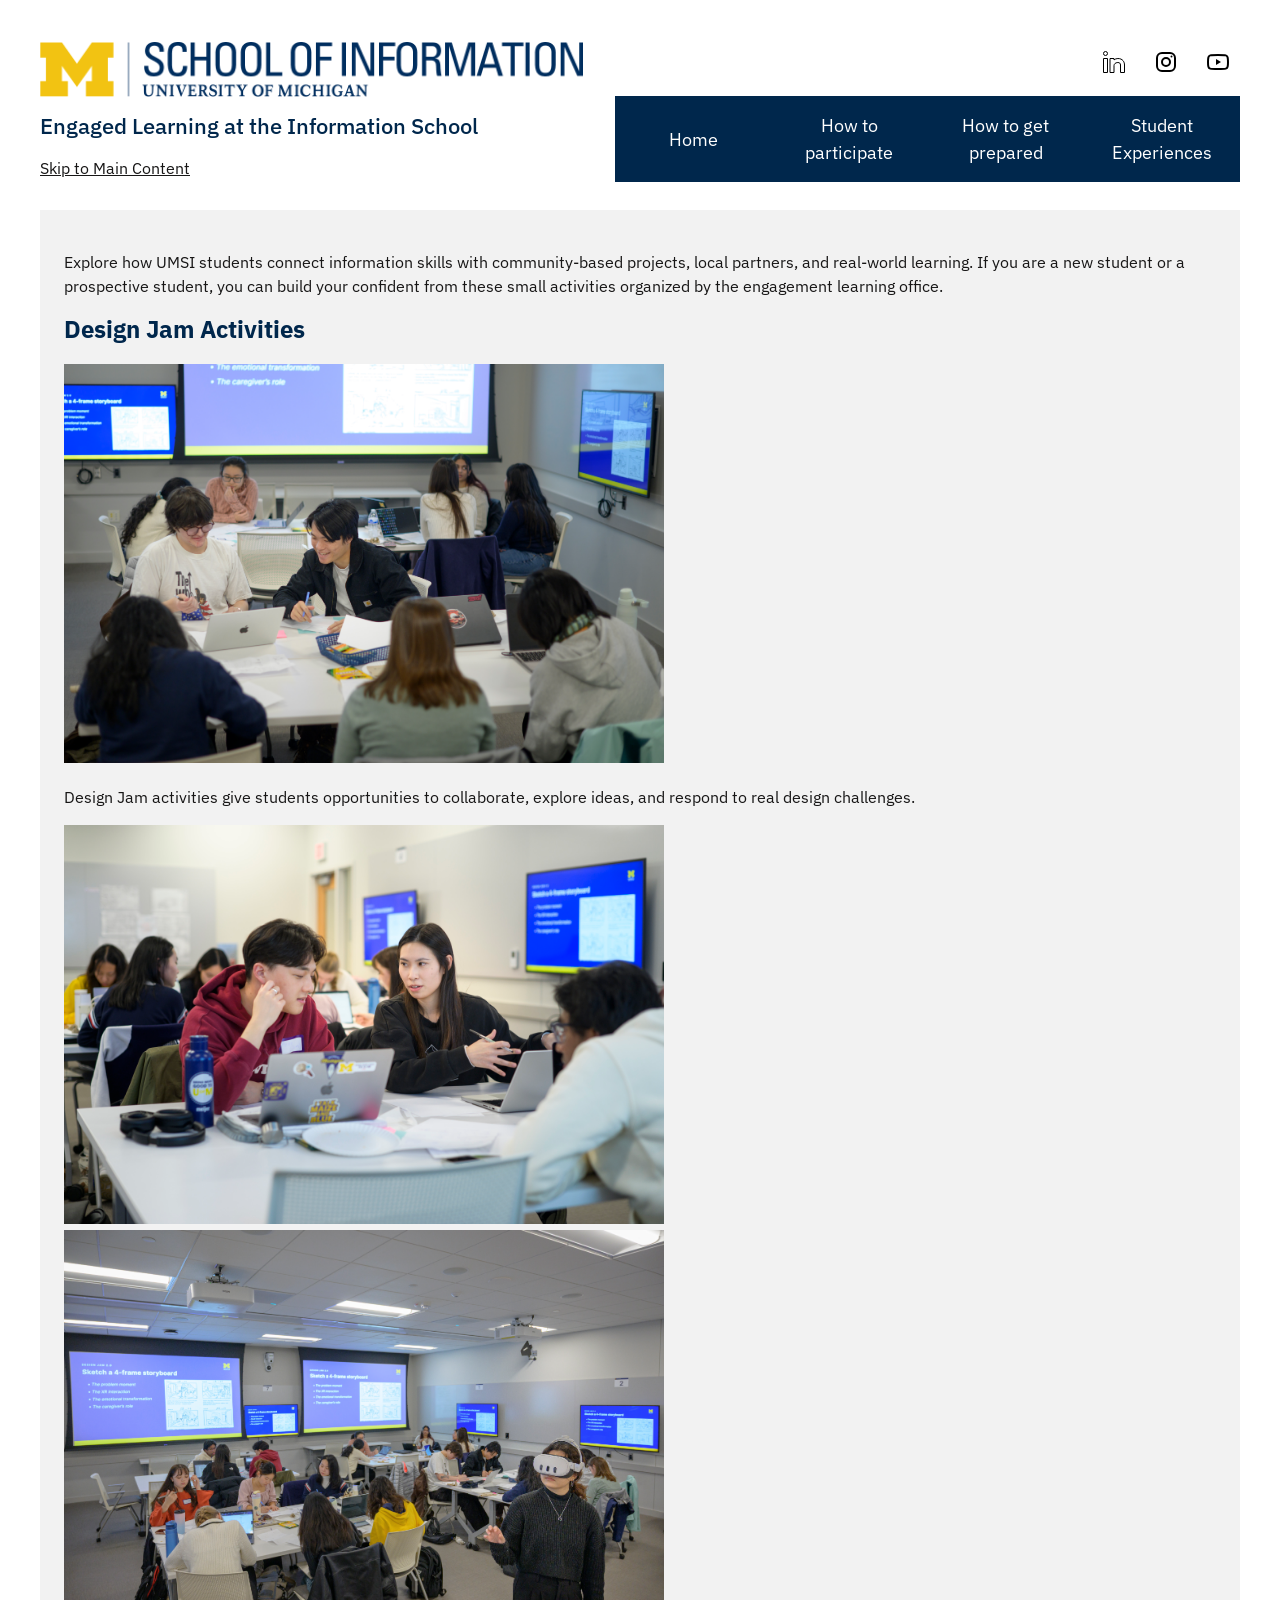
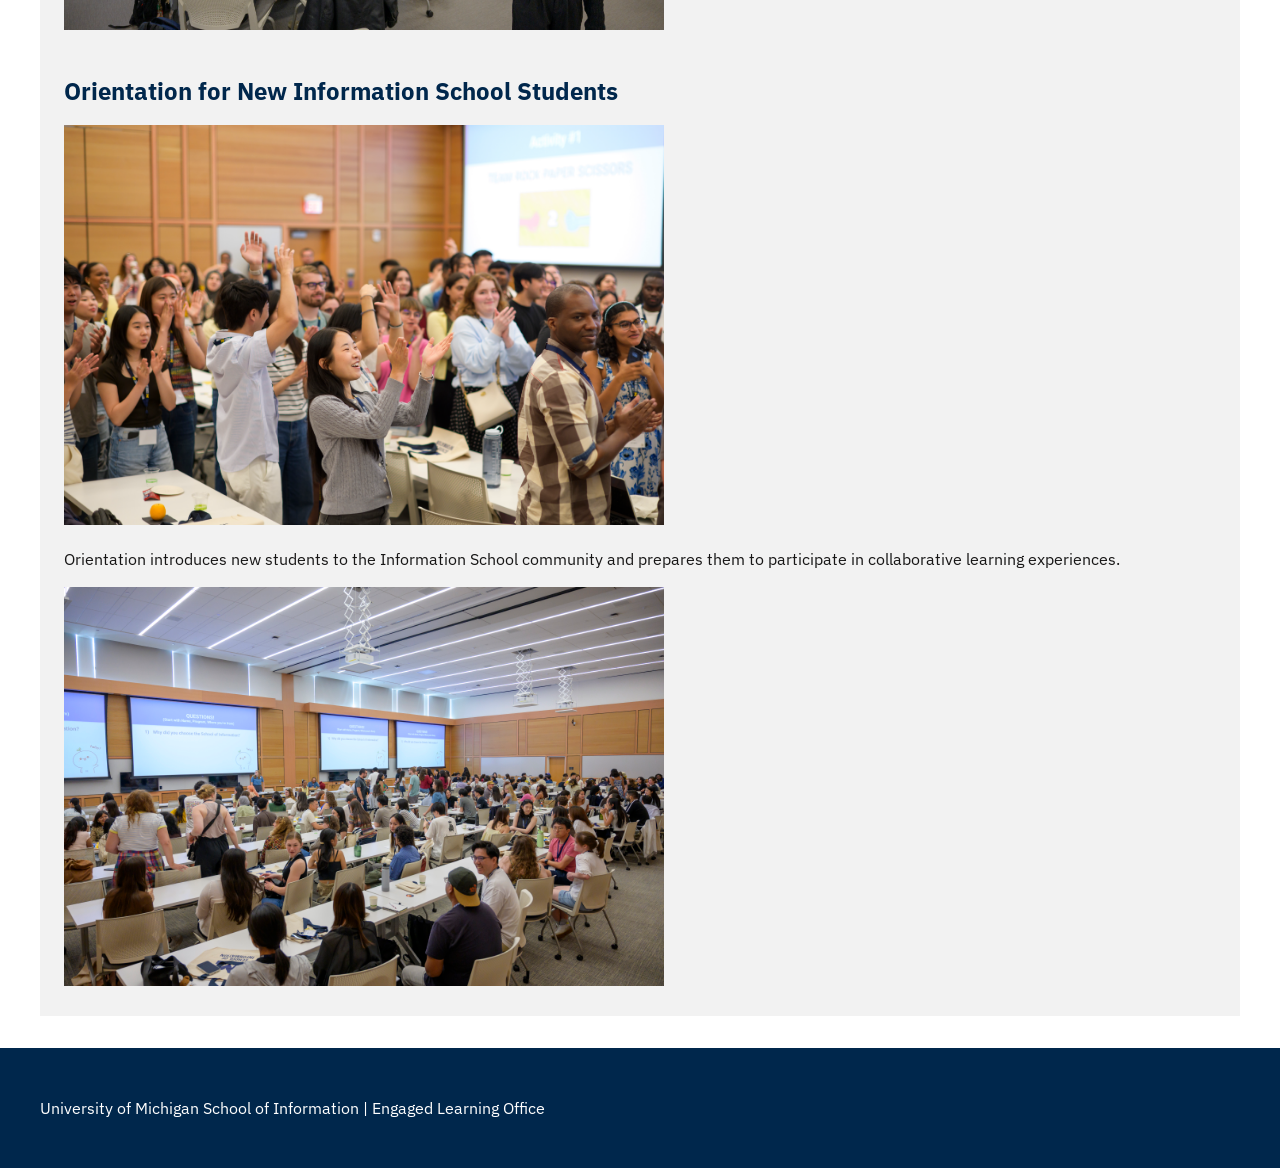
<file: page3.html>
<!DOCTYPE html>
<html lang="en">
<head>
    <meta charset="UTF-8">
    <meta name="viewport" content="width=device-width, initial-scale=1.0">
    <link rel="stylesheet" href="css/main.css">
    <title>The Information School</title>
</head>
<body>

    <header class="head">
        <div class="header content">
        <img class="logo" src="images/logo-header.png" width = "100" height = "100" alt="UMSI Logo">
        <h1> Engaged Learning at the Information School </h1>
        <a href = "#main">Skip to Main Content</a>
        </div>
        <div>
            <div class ="social-media-link-group">
                <a href="https://www.linkedin.com/school/university-of-michigan---school-of-information/" aria-label="UMSI on LinkedIn" target="_blank" rel="noopener noreferrer">
                    <svg xmlns="http://www.w3.org/2000/svg" fill="none" viewBox="0 0 24 24" id="Linkedin-Logo--Streamline-Logos" height="24" width="24" aria-hidden="true" focusable="false">
                        <desc>
                            Linkedin Logo Streamline Icon
                        </desc>
                        <path stroke="#000000" stroke-linejoin="round" d="M1.5 3.5a2 2 0 1 0 4 0 2 2 0 1 0 -4 0" stroke-width="1"></path>
                        <path stroke="#000000" stroke-linejoin="round" d="M1.5 22.5v-14h4v14h-4Z" clip-rule="evenodd" stroke-width="1"></path>
                        <path stroke="#000000" stroke-linejoin="round" d="M8 8.5v14h4v-6.908c0 -1.092 1 -3.092 3.895 -3.092 1.643 0 2.605 0.845 2.605 2.5v7.5h4V15c0 -1.309 -0.312 -2.937 -1.394 -4.277 -1.144 -1.417 -2.913 -2.223 -5.21 -2.223 -1.513 0 -2.835 0.615 -3.896 1.366V8.5H8Z" clip-rule="evenodd" stroke-width="1"></path>
                        </svg>
                </a>
                <a href="https://www.instagram.com/umschoolofinformation/?hl=en" aria-label="Instagram" target="_blank" rel="noopener noreferrer">
                    <svg xmlns="http://www.w3.org/2000/svg" fill="none" viewBox="0 0 24 24" aria-hidden="true" height="24" width="24">
                        <rect x="3" y="3" width="18" height="18" rx="5" stroke="#000000" stroke-width="2"></rect>
                        <circle cx="12" cy="12" r="4" stroke="#000000" stroke-width="2"></circle>
                        <circle cx="17.5" cy="6.5" r="1" fill="#000000"></circle>
                    </svg>
                </a>
                <a href="https://www.youtube.com/user/schoolofinformation" aria-label="YouTube" target="_blank" rel="noopener noreferrer">
                    <svg xmlns="http://www.w3.org/2000/svg" fill="none" viewBox="0 0 24 24" aria-hidden="true" height="24" width="24">
                        <path d="M21.6 7.2a2.5 2.5 0 0 0-1.8-1.8C18.2 5 12 5 12 5s-6.2 0-7.8.4a2.5 2.5 0 0 0-1.8 1.8C2 8.8 2 12 2 12s0 3.2.4 4.8a2.5 2.5 0 0 0 1.8 1.8C5.8 19 12 19 12 19s6.2 0 7.8-.4a2.5 2.5 0 0 0 1.8-1.8c.4-1.6.4-4.8.4-4.8s0-3.2-.4-4.8Z" stroke="#000000" stroke-width="2"></path>
                        <path d="m10 15 5-3-5-3v6Z" fill="#000000"></path>
                    </svg>
                </a>
            </div>

        <nav aria-label="Primary navigation">
 <ul class="nav-links">
                <li class="nav-links"><a href = "index.html">Home</a></li>
                     <li class="nav-links"><a href = "prep.html">How to participate</a></li>
                     <li class="nav-links"><a href = "page3.html">How to get prepared</a></li>
                     <li class="nav-links"><a href = "page4.html">Student Experiences</a></li>
    </ul> 
        </nav>
        </div>
    </header>
<main id="main">
    <p>
        Explore how UMSI students connect information skills with community-based projects, local partners, and real-world learning. If you are a new student or a prospective student, you can build your confident from these small activities organized by the engagement learning office.
    </p>
    <section class="student-activities-highlights">
        <h2>Design Jam Activities</h2>
        <img src="images/information-school/UMSI_DesignJam_MixelStudio_11052025_04.jpg" alt="Students collaborating during a Design Jam activity"
        width="600" height="400">
        <p>Design Jam activities give students opportunities to collaborate, explore ideas, and respond to real design challenges.</p>
        <img src="images/information-school/UMSI_DesignJam_MixelStudio_11052025_05.jpg" width="600" height="400" alt="Students working together during a Design Jam activity">
        <img src="images/information-school/UMSI_DesignJam_MixelStudio_11052025_06.jpg" width="600" height="400" alt="Students participating in a Design Jam workshop">
    </section>

    <section class="orientation">
        <h2>Orientation for New Information School Students</h2>
        <img src="images/information-school/UMSI_MastersOrientation_081825_01.jpg" width="600" height="400" alt="A new Information School student participating in orientation activities">
        <p>Orientation introduces new students to the Information School community and prepares them to participate in collaborative learning experiences.</p>
        <img src="images/information-school/UMSI_MastersOrientation_081825_03.jpg" width="600" height="400" alt="A group of new Information School students participating in orientation activities">
    </section>
    </main>
    <footer>
        <p>University of Michigan School of Information | Engaged Learning Office</p>
    </footer>
</body>
</html>
</file>
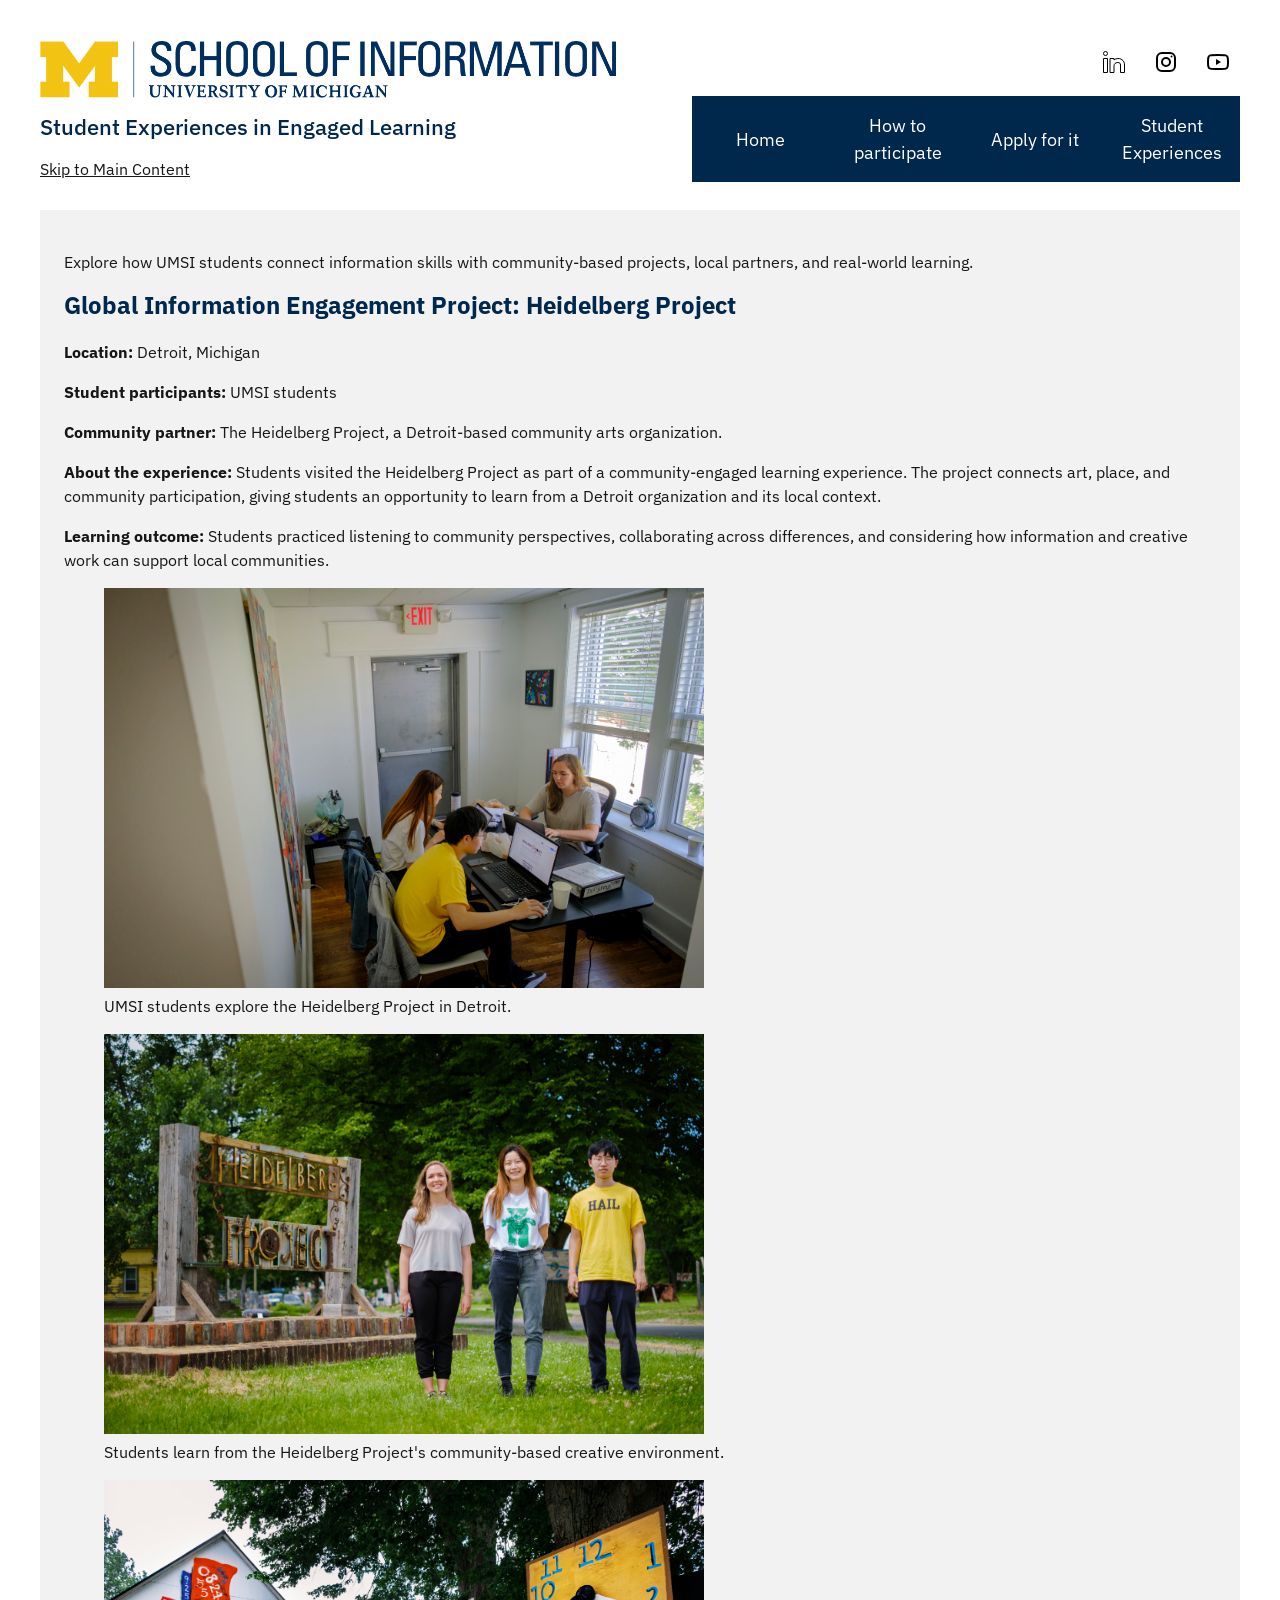
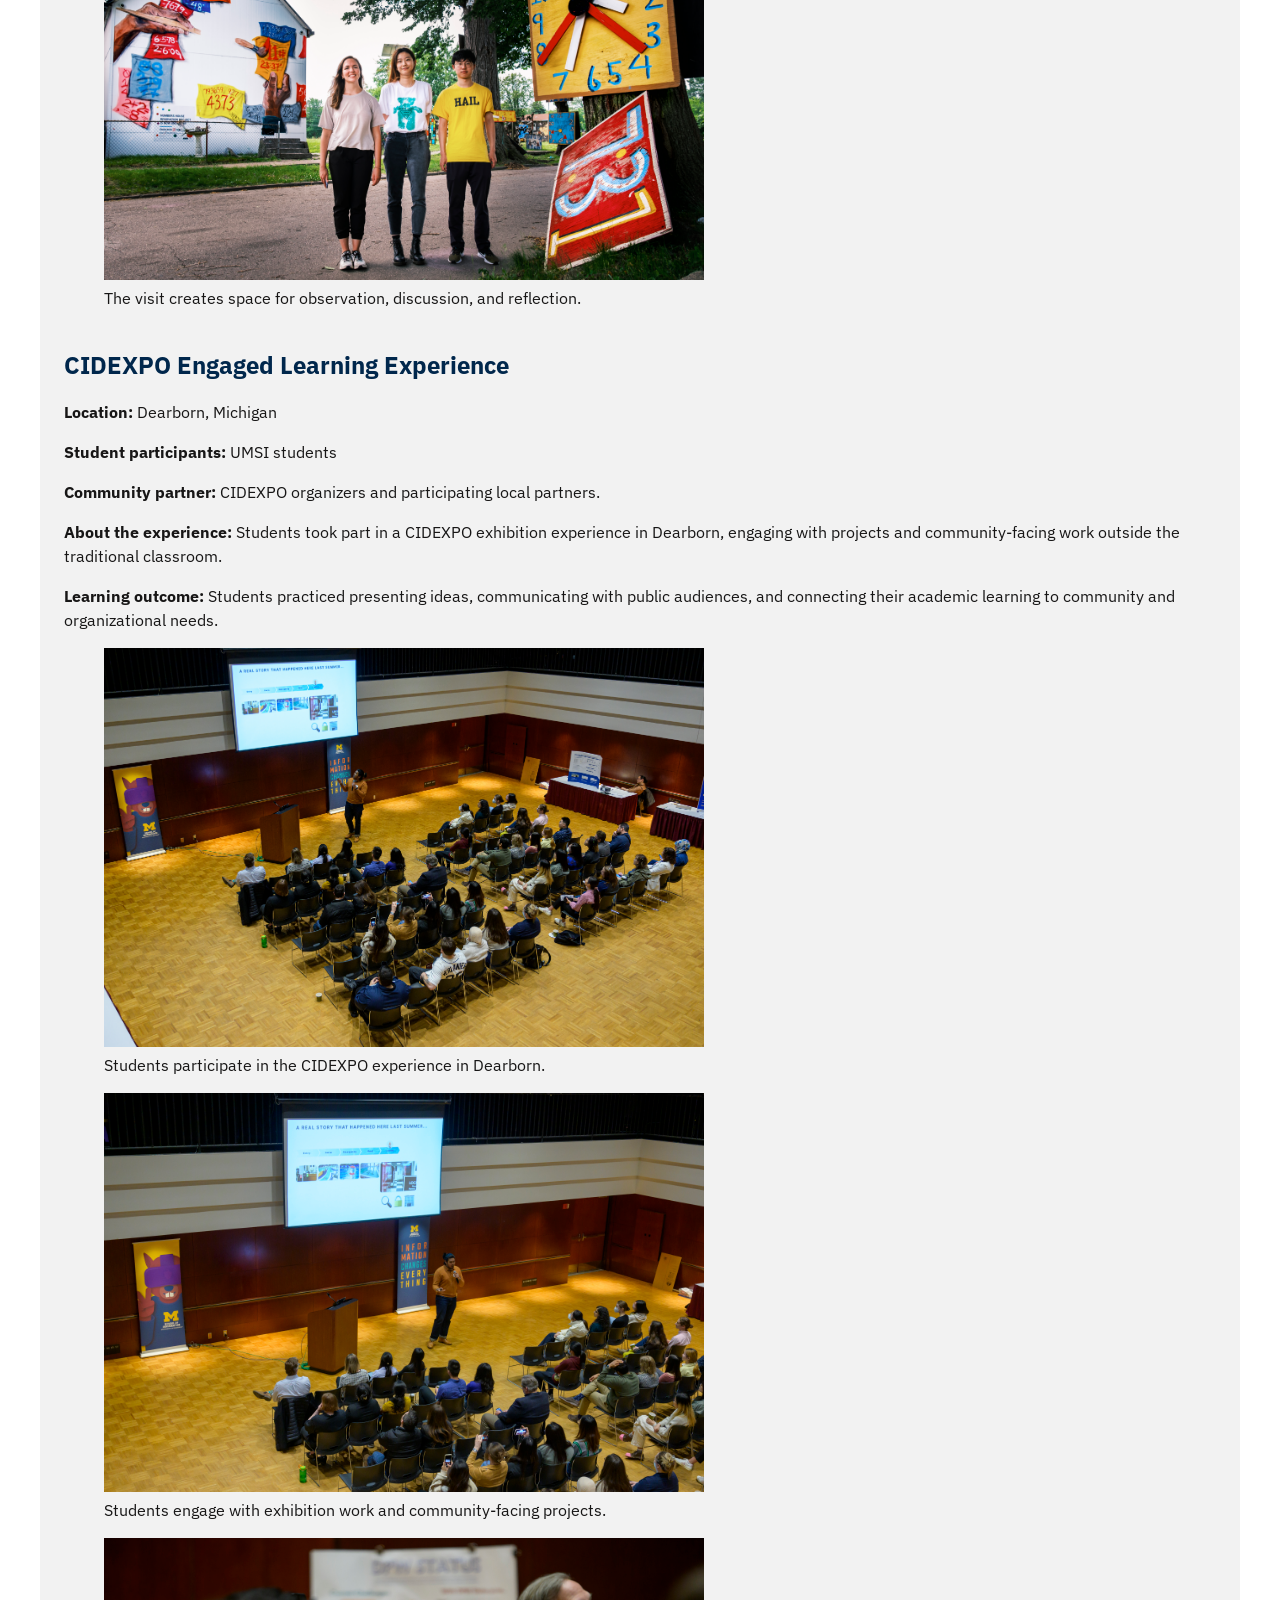
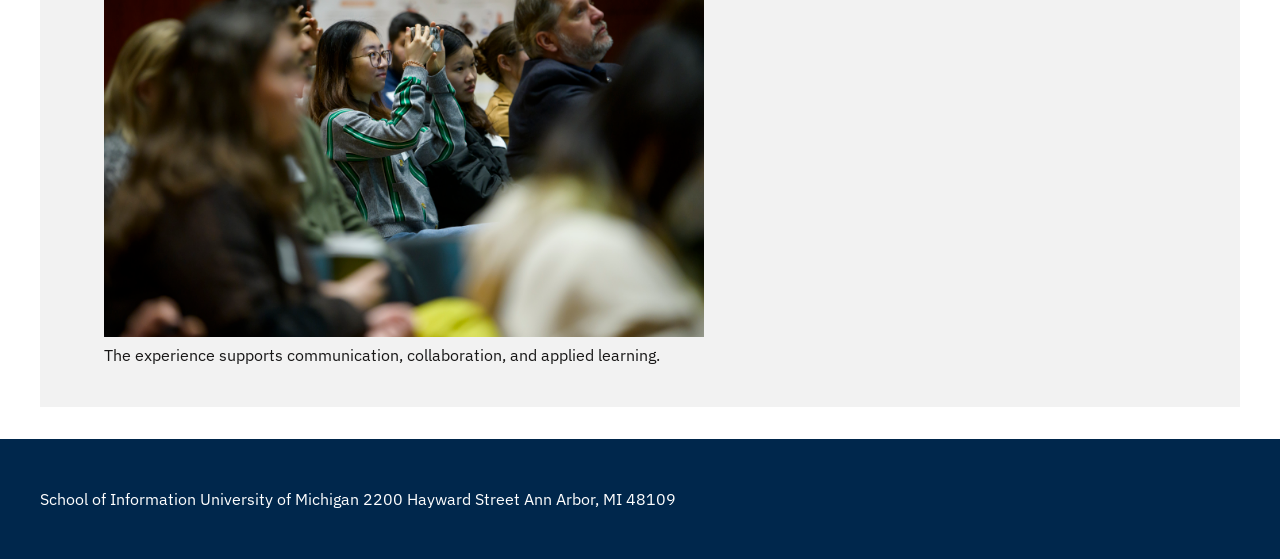
<file: page4.html>
<!DOCTYPE html>
<html lang="en">
<head>
    <meta charset="UTF-8">
    <meta name="viewport" content="width=device-width, initial-scale=1.0">
    <link rel="stylesheet" href="css/main.css">
    <title>Student Experiences in Engaged Learning</title>
</head>
<body>
    <header class="head">
        <div>
        <img class="logo" src="images/logo-header.png" width = "100" height = "100" alt="UMSI Logo">
        <h1>Student Experiences in Engaged Learning</h1>
        <a href = "#main">Skip to Main Content</a>
        </div>
        <div>
            <div class ="social-media-link-group">
                  <a href="https://www.linkedin.com/school/university-of-michigan---school-of-information/" target="_blank" rel="noopener noreferrer" aria-label="UMSI on LinkedIn">
                    <svg xmlns="http://www.w3.org/2000/svg" fill="none" viewBox="0 0 24 24" id="Linkedin-Logo--Streamline-Logos" height="24" width="24" aria-hidden="true" focusable="false">
                        <desc>
                            Linkedin Logo Streamline Icon: https://streamlinehq.com
                        </desc>
                        <path stroke="#000000" stroke-linejoin="round" d="M1.5 3.5a2 2 0 1 0 4 0 2 2 0 1 0 -4 0" stroke-width="1"></path>
                        <path stroke="#000000" stroke-linejoin="round" d="M1.5 22.5v-14h4v14h-4Z" clip-rule="evenodd" stroke-width="1"></path>
                            <path stroke="#000000" stroke-linejoin="round" d="M8 8.5v14h4v-6.908c0 -1.092 1 -3.092 3.895 -3.092 1.643 0 2.605 0.845 2.605 2.5v7.5h4V15c0 -1.309 -0.312 -2.937 -1.394 -4.277 -1.144 -1.417 -2.913 -2.223 -5.21 -2.223 -1.513 0 -2.835 0.615 -3.896 1.366V8.5H8Z" clip-rule="evenodd" stroke-width="1"></path>
                        </svg>
                </a>
                <a href="https://www.instagram.com/umschoolofinformation/?hl=en" aria-label="Instagram" target="_blank" rel="noopener noreferrer">
                    <svg xmlns="http://www.w3.org/2000/svg" fill="none" viewBox="0 0 24 24" aria-hidden="true" height="24" width="24">
                        <rect x="3" y="3" width="18" height="18" rx="5" stroke="#000000" stroke-width="2"></rect>
                        <circle cx="12" cy="12" r="4" stroke="#000000" stroke-width="2"></circle>
                        <circle cx="17.5" cy="6.5" r="1" fill="#000000"></circle>
                    </svg>
                </a>
                <a href="https://www.youtube.com/user/schoolofinformation" aria-label="YouTube" target="_blank" rel="noopener noreferrer">
                    <svg xmlns="http://www.w3.org/2000/svg" fill="none" viewBox="0 0 24 24" aria-hidden="true" height="24" width="24">
                        <path d="M21.6 7.2a2.5 2.5 0 0 0-1.8-1.8C18.2 5 12 5 12 5s-6.2 0-7.8.4a2.5 2.5 0 0 0-1.8 1.8C2 8.8 2 12 2 12s0 3.2.4 4.8a2.5 2.5 0 0 0 1.8 1.8C5.8 19 12 19 12 19s6.2 0 7.8-.4a2.5 2.5 0 0 0 1.8-1.8c.4-1.6.4-4.8.4-4.8s0-3.2-.4-4.8Z" stroke="#000000" stroke-width="2"></path>
                        <path d="m10 15 5-3-5-3v6Z" fill="#000000"></path>
                    </svg>
                </a>
            </div>

        <nav aria-label="Primary navigation">
            <ul class="nav-links">
               <li class="nav-links"><a href = "index.html">Home</a></li>
                     <li class="nav-links"><a href = "prep.html">How to participate</a></li>
                     <li class="nav-links"><a href = "page3.html">Apply for it</a></li>
                     <li class="nav-links"><a href = "page4.html">Student Experiences</a></li>
            </ul>
        </nav>
        </div>
    </header>
    <main id="main">
    <p>Explore how UMSI students connect information skills with community-based projects, local partners, and real-world learning.</p>

    <section>
        <h2>Global Information Engagement Project: Heidelberg Project</h2>
        <p><strong>Location:</strong> Detroit, Michigan</p>
        <p><strong>Student participants:</strong> UMSI students</p>
        <p><strong>Community partner:</strong> The Heidelberg Project, a Detroit-based community arts organization.</p>
        <p><strong>About the experience:</strong> Students visited the Heidelberg Project as part of a community-engaged learning experience. The project connects art, place, and community participation, giving students an opportunity to learn from a Detroit organization and its local context.</p>
        <p><strong>Learning outcome:</strong> Students practiced listening to community perspectives, collaborating across differences, and considering how information and creative work can support local communities.</p>
        <figure>
            <img src="images/art/UMSI_GIEP_Detroit_062022_01.JPG" width="600" height="400" alt="UMSI students visiting the Heidelberg Project in Detroit.">
            <figcaption>UMSI students explore the Heidelberg Project in Detroit.</figcaption>
        </figure>
        <figure>
            <img src="images/art/UMSI_GIEP_Detroit_062022_10.JPG" width="600" height="400" alt="UMSI students participating in a Heidelberg Project visit in Detroit.">
            <figcaption>Students learn from the Heidelberg Project's community-based creative environment.</figcaption>
        </figure>
        <figure>
            <img src="images/art/UMSI_GIEP_Detroit_062022_11.JPG" width="600" height="400" alt="UMSI students gathered during a visit to the Heidelberg Project in Detroit.">
            <figcaption>The visit creates space for observation, discussion, and reflection.</figcaption>
        </figure>
    </section>

    <section>
        <h2>CIDEXPO Engaged Learning Experience</h2>
        <p><strong>Location:</strong> Dearborn, Michigan</p>
        <p><strong>Student participants:</strong> UMSI students</p>
        <p><strong>Community partner:</strong> CIDEXPO organizers and participating local partners.</p>
        <p><strong>About the experience:</strong> Students took part in a CIDEXPO exhibition experience in Dearborn, engaging with projects and community-facing work outside the traditional classroom.</p>
        <p><strong>Learning outcome:</strong> Students practiced presenting ideas, communicating with public audiences, and connecting their academic learning to community and organizational needs.</p>
        <figure>
            <img src="images/exhibits/UMSI__CIDEXPODearborn_042023_01.jpg" width="600" height="400" alt="UMSI students participating in a CIDEXPO experience in Dearborn.">
            <figcaption>Students participate in the CIDEXPO experience in Dearborn.</figcaption>
        </figure>
        <figure>
            <img src="images/exhibits/UMSI__CIDEXPODearborn_042023_02.jpg" width="600" height="400" alt="Students engaging with an exhibition at CIDEXPO in Dearborn.">
            <figcaption>Students engage with exhibition work and community-facing projects.</figcaption>
        </figure>
        <figure>
            <img src="images/exhibits/UMSI__CIDEXPODearborn_042023_03.jpg" width="600" height="400" alt="Students presenting or discussing work at CIDEXPO in Dearborn.">
            <figcaption>The experience supports communication, collaboration, and applied learning.</figcaption>
        </figure>
    </section>
    </main>
    <footer>
        <p> School of Information University of Michigan 2200 Hayward Street Ann Arbor, MI 48109</p>
    </footer>
</body>
</html>
</file>
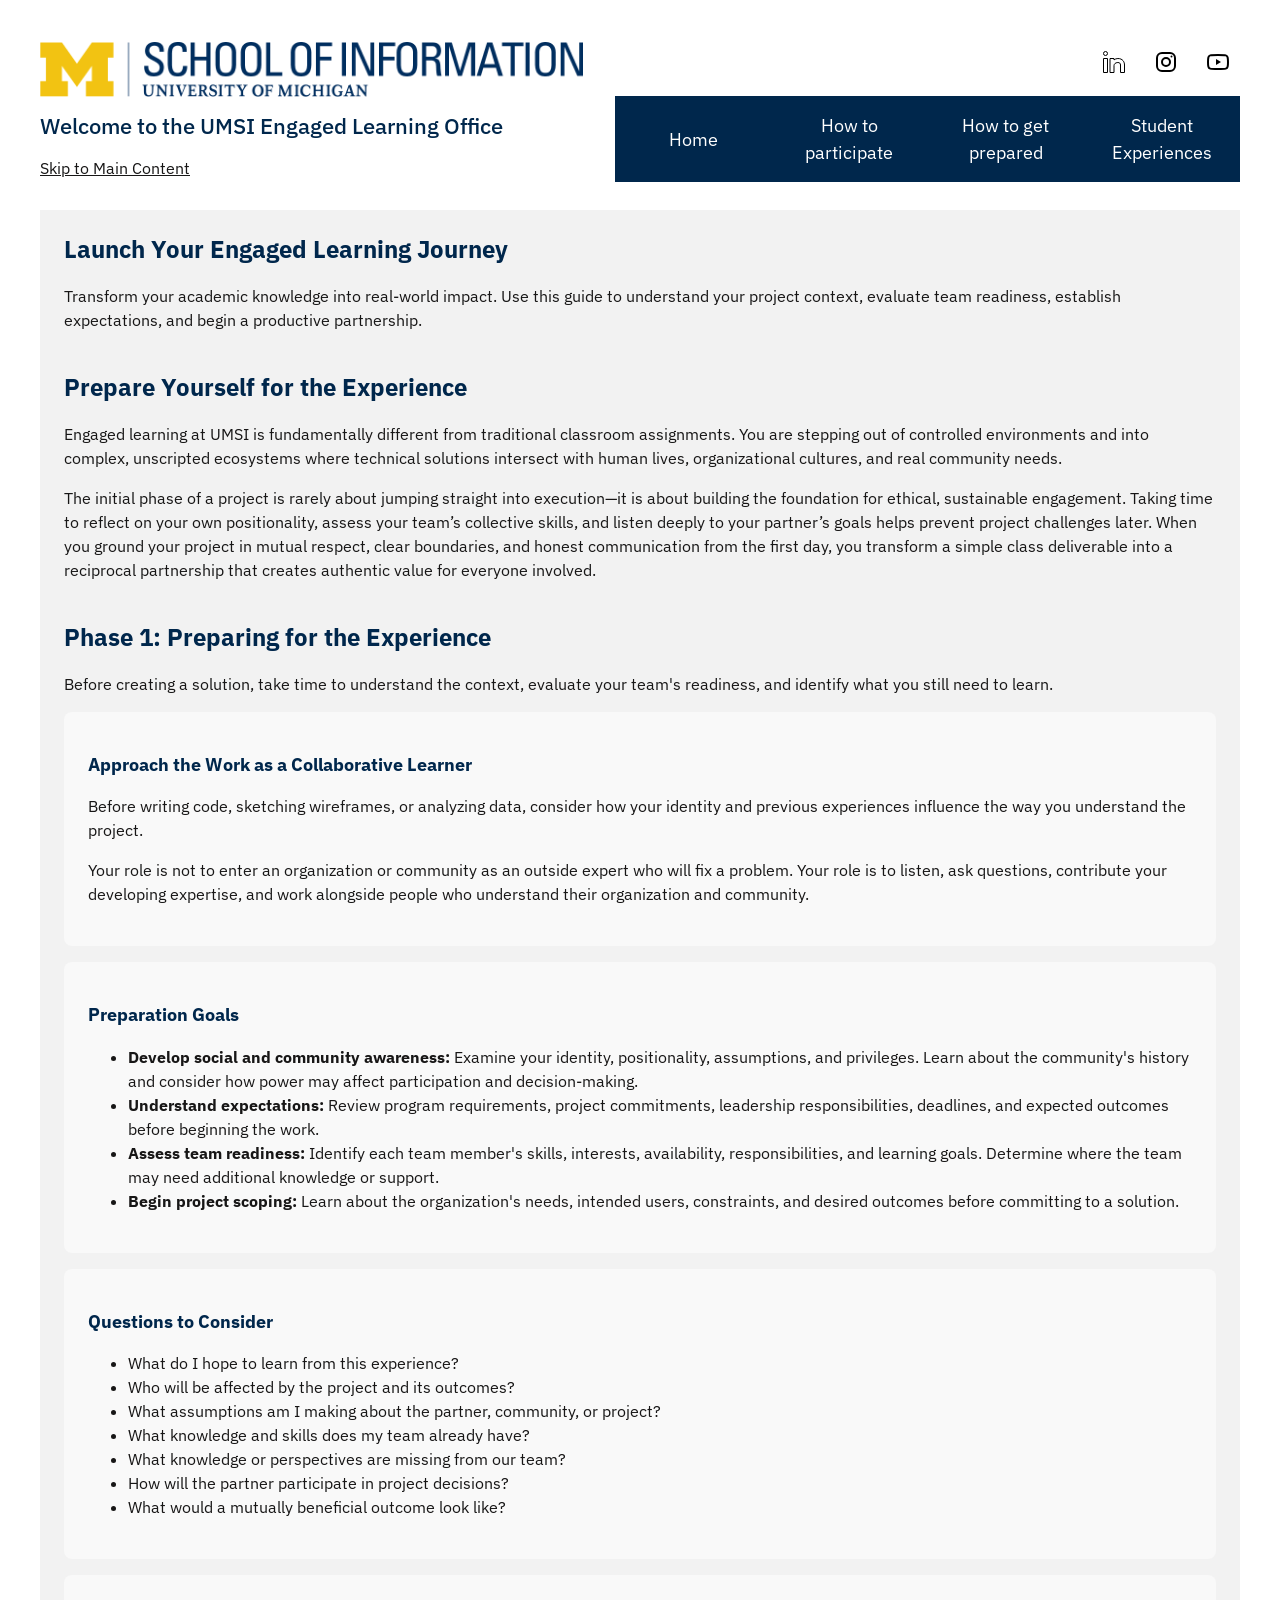
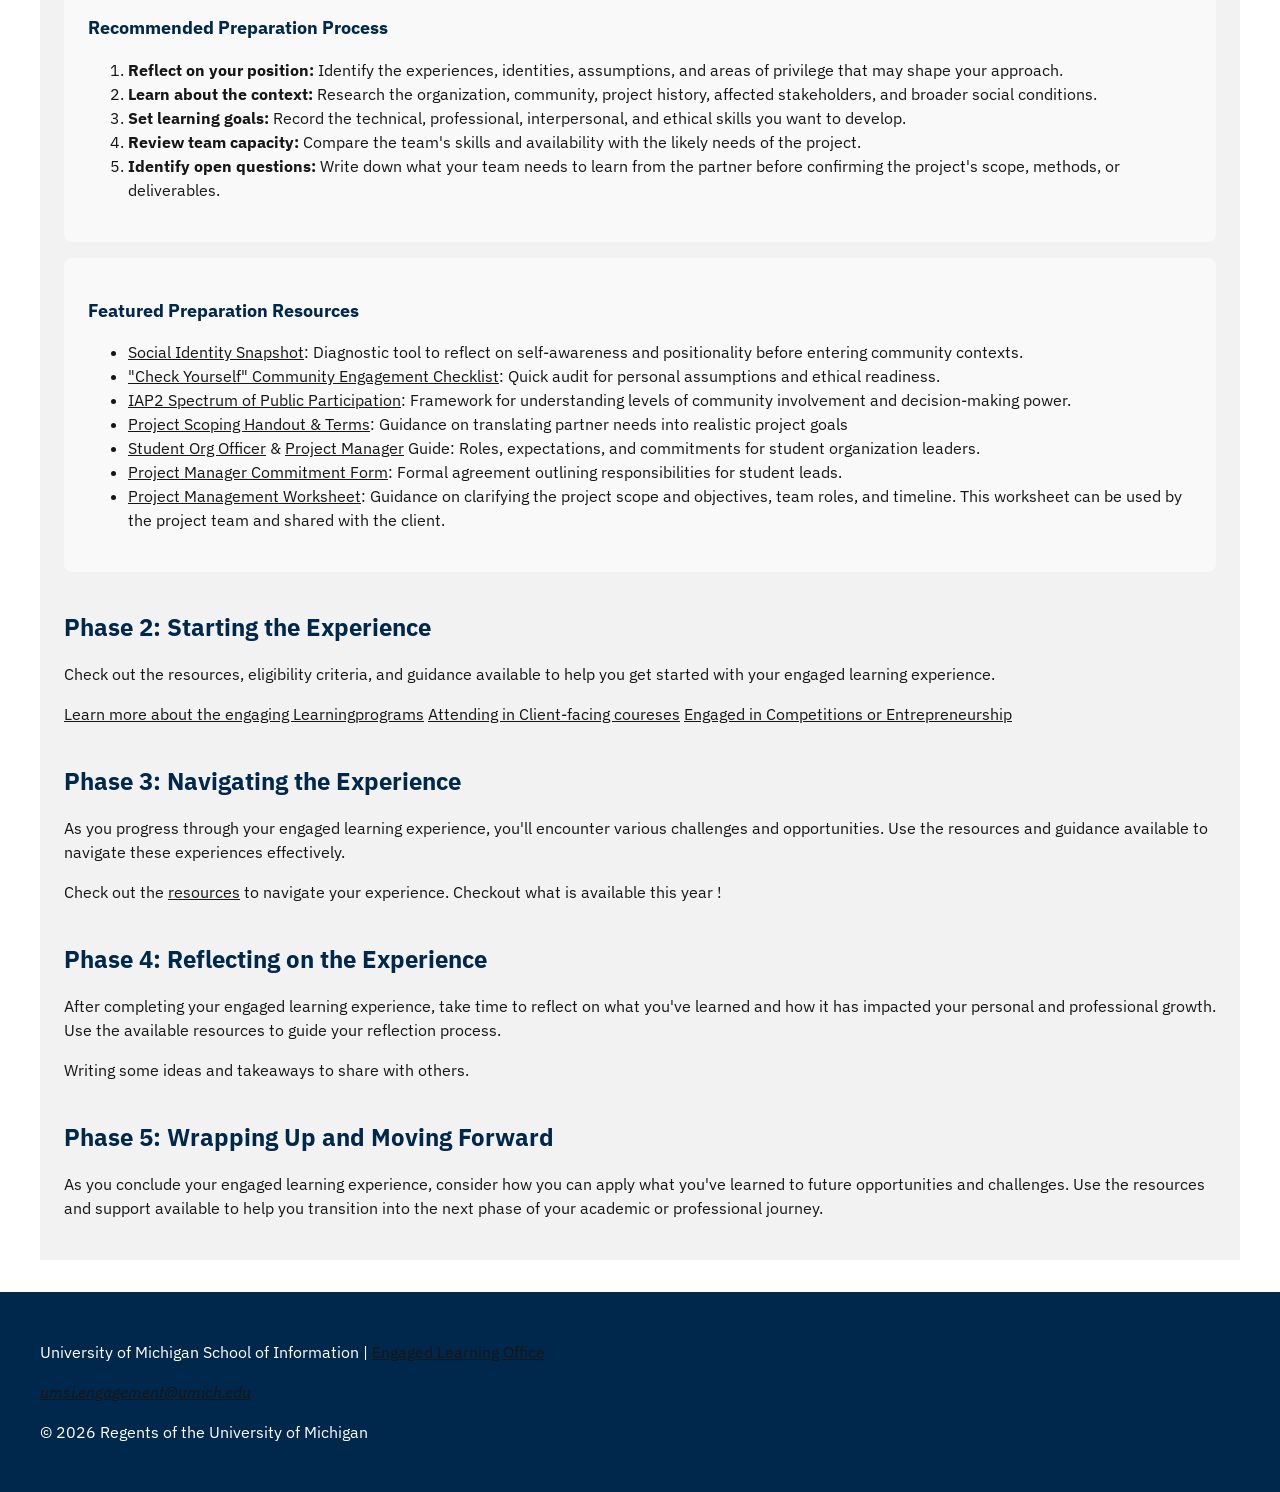
<file: prep.html>
<!DOCTYPE html>
<html lang="en">
<head>
    <meta charset="UTF-8">
    <meta name="viewport" content="width=device-width, initial-scale=1.0">
    <link rel="stylesheet" href="css/main.css">
    <title>How to prepare for your engaged learning experience</title>
</head>
<body>
  <header class="head">
    <div class ="header content">
  <img  class= "logo" src="images/logo-header.png" width = "100" height = "100" alt="UMSI Logo">
  <h1>Welcome to the UMSI Engaged Learning Office</h1>
  <a href = "#main">Skip to Main Content</a>
  </div>
  <div>
      <div>
            <div class ="social-media-link-group">
                 <a href="https://www.linkedin.com/school/university-of-michigan---school-of-information/" target="_blank" rel="noopener noreferrer" aria-label="UMSI on LinkedIn">
                        <svg xmlns="http://www.w3.org/2000/svg" fill="none" viewBox="0 0 24 24" id="Linkedin-Logo--Streamline-Logos" height="24" width="24" aria-hidden="true" focusable="false">
                        <desc>
                            Linkedin Logo Streamline Icon: https://streamlinehq.com
                        </desc>
                        <path stroke="#000000" stroke-linejoin="round" d="M1.5 3.5a2 2 0 1 0 4 0 2 2 0 1 0 -4 0" stroke-width="1"></path>
                        <path stroke="#000000" stroke-linejoin="round" d="M1.5 22.5v-14h4v14h-4Z" clip-rule="evenodd" stroke-width="1"></path>
                        <path stroke="#000000" stroke-linejoin="round" d="M8 8.5v14h4v-6.908c0 -1.092 1 -3.092 3.895 -3.092 1.643 0 2.605 0.845 2.605 2.5v7.5h4V15c0 -1.309 -0.312 -2.937 -1.394 -4.277 -1.144 -1.417 -2.913 -2.223 -5.21 -2.223 -1.513 0 -2.835 0.615 -3.896 1.366V8.5H8Z" clip-rule="evenodd" stroke-width="1"></path>
                        </svg>
                </a>
                <a href="https://www.instagram.com/umschoolofinformation/?hl=en" aria-label="Instagram" target="_blank" rel="noopener noreferrer">
                    <svg xmlns="http://www.w3.org/2000/svg" fill="none" viewBox="0 0 24 24" aria-hidden="true" height="24" width="24">
                        <rect x="3" y="3" width="18" height="18" rx="5" stroke="#000000" stroke-width="2"></rect>
                        <circle cx="12" cy="12" r="4" stroke="#000000" stroke-width="2"></circle>
                        <circle cx="17.5" cy="6.5" r="1" fill="#000000"></circle>
                    </svg>
                </a>
                <a href="https://www.youtube.com/user/schoolofinformation" aria-label="YouTube" target="_blank" rel="noopener noreferrer">
                    <svg xmlns="http://www.w3.org/2000/svg" fill="none" viewBox="0 0 24 24" aria-hidden="true" height="24" width="24">
                        <path d="M21.6 7.2a2.5 2.5 0 0 0-1.8-1.8C18.2 5 12 5 12 5s-6.2 0-7.8.4a2.5 2.5 0 0 0-1.8 1.8C2 8.8 2 12 2 12s0 3.2.4 4.8a2.5 2.5 0 0 0 1.8 1.8C5.8 19 12 19 12 19s6.2 0 7.8-.4a2.5 2.5 0 0 0 1.8-1.8c.4-1.6.4-4.8.4-4.8s0-3.2-.4-4.8Z" stroke="#000000" stroke-width="2"></path>
                        <path d="m10 15 5-3-5-3v6Z" fill="#000000"></path>
                    </svg>
                </a>
            </div>
      </div>
        <nav aria-label="Primary navigation">
            <ul class="nav-links">
               <li class="nav-links"><a href = "index.html">Home</a></li>
                     <li class="nav-links"><a href = "prep.html">How to participate</a></li>
                     <li class="nav-links"><a href = "page3.html">How to get prepared</a></li>
                     <li class="nav-links"><a href = "page4.html">Student Experiences</a></li>
            </ul>
        </nav>
    </div>
  </header>
<main id="main">
  
<section>
  <h2>Launch Your Engaged Learning Journey</h2>
  <p>Transform your academic knowledge into real-world impact. Use this guide to understand your project context, evaluate team readiness, establish expectations, and begin a productive partnership.</p>
</section>

<section>
  <h2>Prepare Yourself for the Experience</h2>
  <p>Engaged learning at UMSI is fundamentally different from traditional classroom assignments. You are stepping out of controlled environments and into complex, unscripted ecosystems where technical solutions intersect with human lives, organizational cultures, and real community needs.</p>
  <p>The initial phase of a project is rarely about jumping straight into execution—it is about building the foundation for ethical, sustainable engagement. Taking time to reflect on your own positionality, assess your team’s collective skills, and listen deeply to your partner’s goals helps prevent project challenges later. When you ground your project in mutual respect, clear boundaries, and honest communication from the first day, you transform a simple class deliverable into a reciprocal partnership that creates authentic value for everyone involved.</p>


</section>

<section>
  <h2>Phase 1: Preparing for the Experience</h2>
  <p>Before creating a solution, take time to understand the context, evaluate your team's readiness, and identify what you still need to learn.</p>
  <article>
    <h3>Approach the Work as a Collaborative Learner</h3>
    <p>Before writing code, sketching wireframes, or analyzing data, consider how your identity and previous experiences influence the way you understand the project.</p>
    <p>Your role is not to enter an organization or community as an outside expert who will fix a problem. Your role is to listen, ask questions, contribute your developing expertise, and work alongside people who understand their organization and community.</p>
  </article>

  <article>
    <h3>Preparation Goals</h3>
    <ul>
      <li><strong>Develop social and community awareness:</strong> Examine your identity, positionality, assumptions, and privileges. Learn about the community's history and consider how power may affect participation and decision-making.
      </li>
      <li><strong>Understand expectations:</strong> Review program requirements, project commitments, leadership responsibilities, deadlines, and expected outcomes before beginning the work.</li>
      <li><strong>Assess team readiness:</strong> Identify each team member's skills, interests, availability, responsibilities, and learning goals. Determine where the team may need additional knowledge or support.</li>
      <li><strong>Begin project scoping:</strong> Learn about the organization's needs, intended users, constraints, and desired outcomes before committing to a solution.
      </li>
    </ul>
  </article>

  <article>
    <h3>Questions to Consider</h3>
    <ul>
      <li>What do I hope to learn from this experience?</li>
      <li>Who will be affected by the project and its outcomes?</li>
      <li>What assumptions am I making about the partner, community, or project?</li>
      <li>What knowledge and skills does my team already have?</li>
      <li>What knowledge or perspectives are missing from our team?</li>
      <li>How will the partner participate in project decisions?</li>
      <li>What would a mutually beneficial outcome look like?</li>
    </ul>
  </article>

  <article>
    <h3>Recommended Preparation Process</h3>
    <ol>
      <li><strong>Reflect on your position:</strong> Identify the experiences, identities, assumptions, and areas of privilege that may shape your approach.</li>
      <li><strong>Learn about the context:</strong> Research the organization, community, project history, affected stakeholders, and broader social conditions.</li>
      <li><strong>Set learning goals:</strong> Record the technical, professional, interpersonal, and ethical skills you want to develop.</li>
      <li><strong>Review team capacity:</strong> Compare the team's skills and availability with the likely needs of the project. </li>
      <li><strong>Identify open questions:</strong> Write down what your team needs to learn from the partner before confirming the project's scope, methods, or deliverables.
      </li>
    </ol>
  </article>

  <article>
    <h3>Featured Preparation Resources</h3>
    <ul>
      <li><a href="https://sites.lsa.umich.edu/equitable-teaching/social-identity-snapshot">Social Identity Snapshot</a>: Diagnostic tool to reflect on self-awareness and positionality before entering community contexts.</li>
      <li><a href="https://docs.google.com/document/d/1Qt9YeStVwDHjwJhOLAz42JSNQR2lFMurdUtxtdrGkuc/edit?tab=t.0#heading=h.ch0bvccjkrzn">"Check Yourself" Community Engagement Checklist</a>: Quick audit for personal assumptions and ethical readiness.</li>
      <li><a href="https://drive.google.com/file/d/1zc1RNlrDxV51-muOERdDTnINQcquJpOA/view?usp=sharing">IAP2 Spectrum of Public Participation</a>: Framework for understanding levels of community involvement and decision-making power.</li>
      <li><a href="https://docs.google.com/document/d/1TrEDolwmOIlXgYgAP9VvlOGoYOwFfe6KxzZOgZSVYVw/edit?usp=drive_link">Project Scoping Handout & Terms</a>: Guidance on translating partner needs into realistic project goals</li>
      <li><a href="https://docs.google.com/document/d/1AexsV_JeSd0kRUBbcifZpfBu6y6Zi8Y0iJScp1I3gkM/edit?usp=drive_link">Student Org Officer</a> & <a href="https://docs.google.com/document/u/0/d/1uwOOS0TrXWzcSShj8DUFpckWo0t1UNu_Q7WVbZnLhX0/edit">Project Manager</a> Guide: Roles, expectations, and commitments for student organization leaders.</li>
      <li><a href="https://docs.google.com/document/d/1U4lCNGyWKJ3C2i_VgFqAR45Z4zF1FehuthuqT-M2wdI/edit?usp=drive_link">Project Manager Commitment Form</a>: Formal agreement outlining responsibilities for student leads.</li>
      <li><a href="https://docs.google.com/document/d/1twc-7TYWmb_PNrOBiDI1NuJqJAuhluTICr22GRd_NLc/edit?usp=drive_link">Project Management Worksheet</a>: Guidance on clarifying the project scope and objectives, team roles, and timeline. This worksheet can be used by the project team and shared with the client.</li>
    </ul>
  </article>
</section>
<section>
  <h2>Phase 2: Starting the Experience</h2>
<div>
  <p> Check out the resources, eligibility criteria, and guidance available to help you get started with your engaged learning experience.</p>
  <a href ='https://www.si.umich.edu/programs/engaged-learning/engaged-learning-programs'>Learn more about the engaging Learningprograms</a>
  <a href ='https://www.si.umich.edu/programs/engaged-learning/client-based-courses'>Attending in Client-facing coureses</a>
  <a href="https://www.si.umich.edu/programs/engaged-learning/entrepreneurship-and-innovation-opportunities"> Engaged in Competitions or Entrepreneurship</a>
</div>
</section>
<section>
  <h2>Phase 3: Navigating the Experience</h2>
<div>

  <p>As you progress through your engaged learning experience, you'll encounter various challenges and opportunities. Use the resources and guidance available to navigate these experiences effectively.</p>
  <p>Check out the <a href="https://mcompass.umich.edu/_portal/tds-program-brochure?programid=11297">resources</a> to navigate your experience. Checkout what is available this year ! </p>
</div>
</section>
<section>
  <h2>Phase 4: Reflecting on the Experience</h2>
<div>
  <p>After completing your engaged learning experience, take time to reflect on what you've learned and how it has impacted your personal and professional growth. Use the available resources to guide your reflection process.</p>
  <p> Writing some ideas and takeaways to share with others.</p>
</div>
</section>
<section>
  <h2>Phase 5: Wrapping Up and Moving Forward</h2>
<div>
  <p> As you conclude your engaged learning experience, consider how you can apply what you've learned to future opportunities and challenges. Use the resources and support available to help you transition into the next phase of your academic or professional journey.</p>
</div>
</section>
</main>
<footer>
        <p>University of Michigan School of Information | <a href="https://www.si.umich.edu/programs/engaged-learning/about-engaged-learning-office">Engaged Learning Office </a></p>
      <address>
        <a href="mailto:umsi.engagement@umich.edu">umsi.engagement@umich.edu</a>
      </address>
      <p>&copy; 2026 Regents of the University of Michigan</p>
    </footer>
    
</body>

</html>
</file>
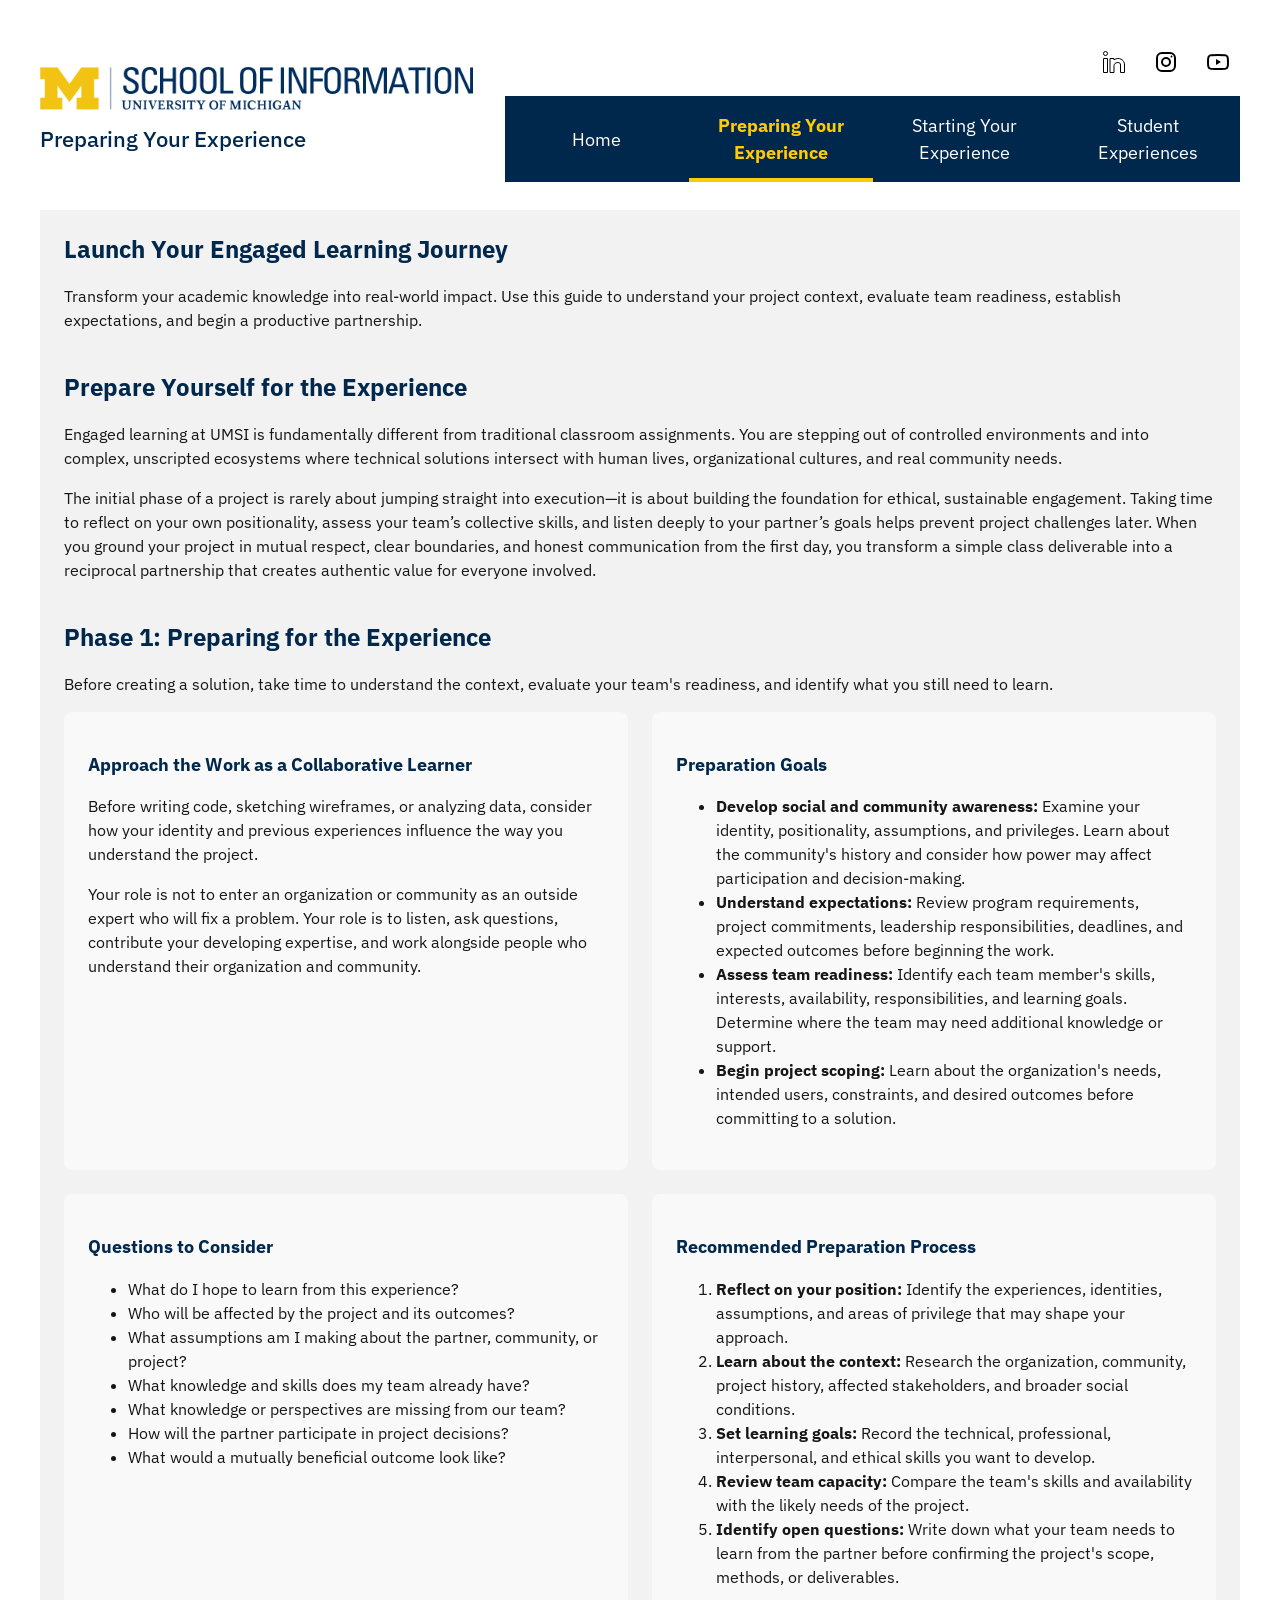
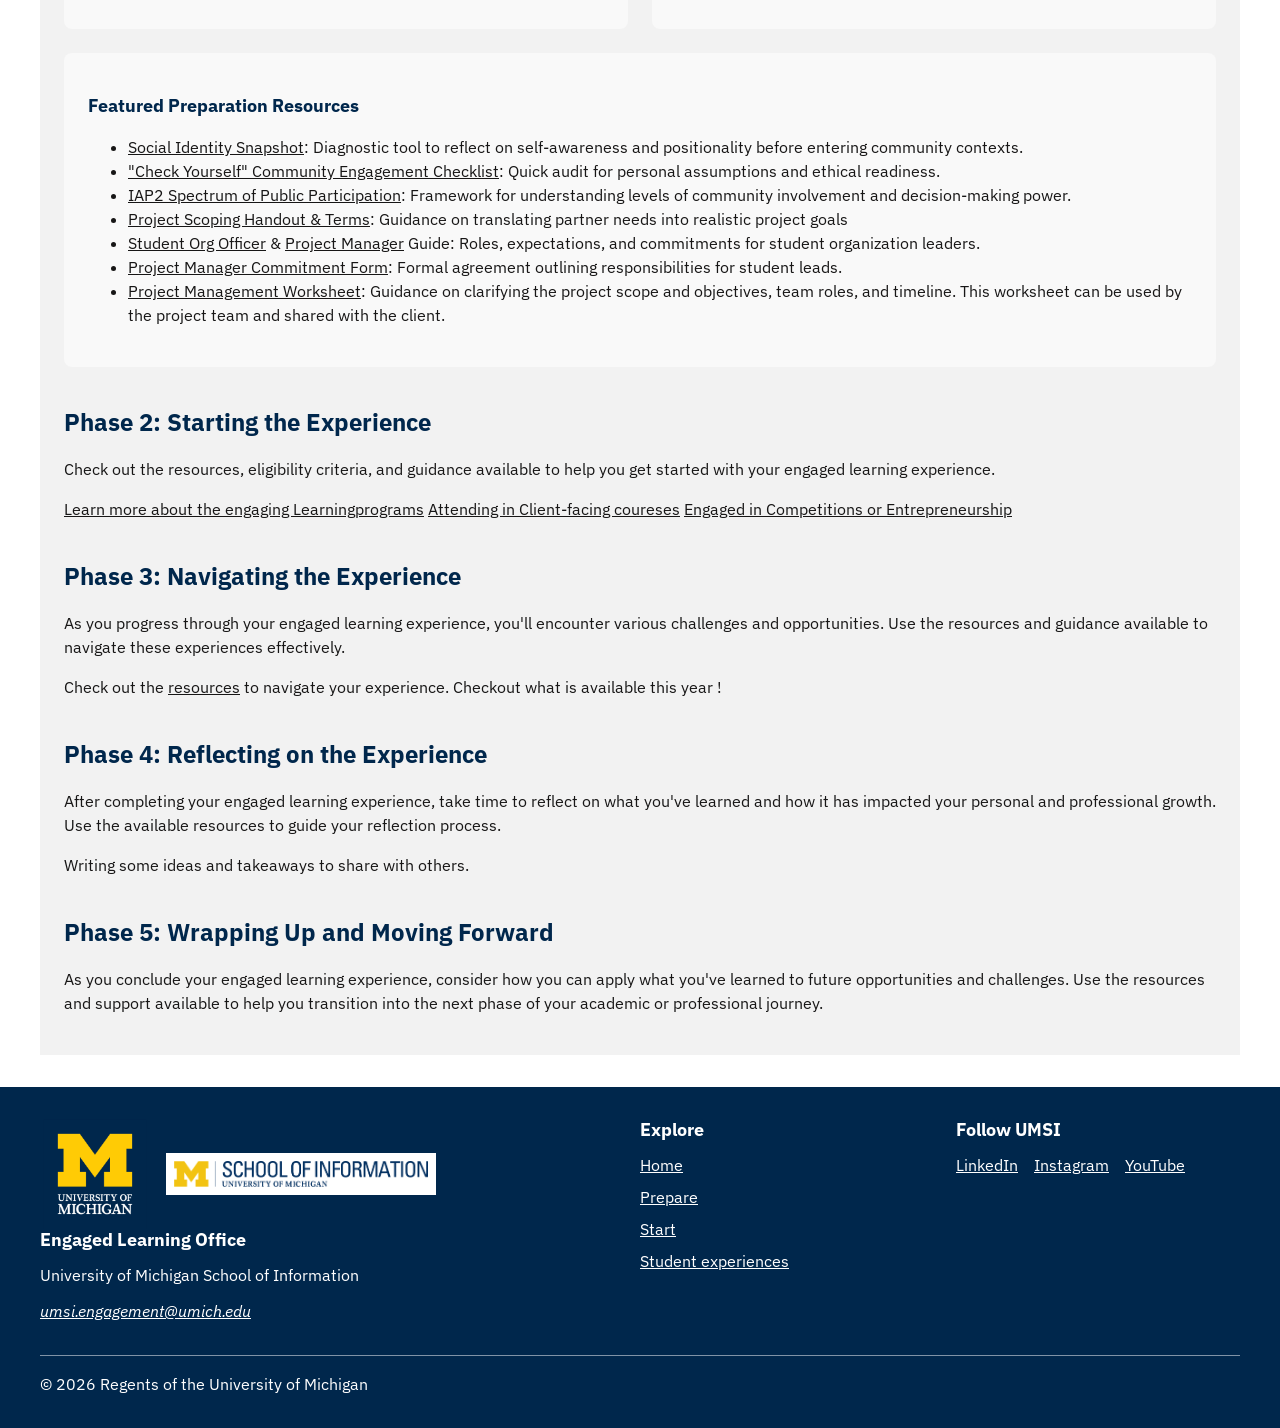
<file: preparing.html>
<!DOCTYPE html>
<html lang="en">
<head>
    <meta charset="UTF-8">
    <meta name="viewport" content="width=device-width, initial-scale=1.0">
    <link rel="stylesheet" href="css/html5reset.css">
    <link rel="stylesheet" href="css/main.css">
    <title>Preparing Your Experience | UMSI</title>
    <script src="js/navigation.js" defer></script>
    <script src="js/site.js" defer></script>
</head>
<body>
  <header class="head">
    <div class="header-brand">
        <img class="logo" src="images/logo-header.png" width="1118" height="112" alt="University of Michigan School of Information">
        <h1>Preparing Your Experience</h1>
        <a class="skip-link" href = "#main">Skip to Main Content</a>
    </div>
    <div class="header-tools">
        <div class ="social-media-link-group">
                 <a href="https://www.linkedin.com/school/university-of-michigan---school-of-information/" target="_blank" rel="noopener noreferrer" aria-label="UMSI on LinkedIn">
                        <svg xmlns="http://www.w3.org/2000/svg" fill="none" viewBox="0 0 24 24" id="Linkedin-Logo--Streamline-Logos" height="24" width="24" aria-hidden="true" focusable="false">
                        <desc>
                            Linkedin Logo Streamline Icon: https://streamlinehq.com
                        </desc>
                        <path stroke="#000000" stroke-linejoin="round" d="M1.5 3.5a2 2 0 1 0 4 0 2 2 0 1 0 -4 0" stroke-width="1"></path>
                        <path stroke="#000000" stroke-linejoin="round" d="M1.5 22.5v-14h4v14h-4Z" clip-rule="evenodd" stroke-width="1"></path>
                        <path stroke="#000000" stroke-linejoin="round" d="M8 8.5v14h4v-6.908c0 -1.092 1 -3.092 3.895 -3.092 1.643 0 2.605 0.845 2.605 2.5v7.5h4V15c0 -1.309 -0.312 -2.937 -1.394 -4.277 -1.144 -1.417 -2.913 -2.223 -5.21 -2.223 -1.513 0 -2.835 0.615 -3.896 1.366V8.5H8Z" clip-rule="evenodd" stroke-width="1"></path>
                        </svg>
                </a>
                <a href="https://www.instagram.com/umschoolofinformation/?hl=en" aria-label="Instagram" target="_blank" rel="noopener noreferrer">
                    <svg xmlns="http://www.w3.org/2000/svg" fill="none" viewBox="0 0 24 24" aria-hidden="true" height="24" width="24">
                        <rect x="3" y="3" width="18" height="18" rx="5" stroke="#000000" stroke-width="2"></rect>
                        <circle cx="12" cy="12" r="4" stroke="#000000" stroke-width="2"></circle>
                        <circle cx="17.5" cy="6.5" r="1" fill="#000000"></circle>
                    </svg>
                </a>
                <a href="https://www.youtube.com/user/schoolofinformation" aria-label="YouTube" target="_blank" rel="noopener noreferrer">
                    <svg xmlns="http://www.w3.org/2000/svg" fill="none" viewBox="0 0 24 24" aria-hidden="true" height="24" width="24">
                        <path d="M21.6 7.2a2.5 2.5 0 0 0-1.8-1.8C18.2 5 12 5 12 5s-6.2 0-7.8.4a2.5 2.5 0 0 0-1.8 1.8C2 8.8 2 12 2 12s0 3.2.4 4.8a2.5 2.5 0 0 0 1.8 1.8C5.8 19 12 19 12 19s6.2 0 7.8-.4a2.5 2.5 0 0 0 1.8-1.8c.4-1.6.4-4.8.4-4.8s0-3.2-.4-4.8Z" stroke="#000000" stroke-width="2"></path>
                        <path d="m10 15 5-3-5-3v6Z" fill="#000000"></path>
                    </svg>
                </a>
            </div>
        <nav aria-label="Primary navigation">
            <details class="nav-menu">
                <summary class="nav-toggle"><span aria-hidden="true">&#9776;</span> Menu</summary>
                <ul class="nav-links">
                      <li><a href = "index.html">Home</a></li>
                     <li><a href = "preparing.html" aria-current="page">Preparing Your Experience</a></li>
                     <li><a href = "starting.html">Starting Your Experience</a></li>
                     <li><a href = "student-experiences.html">Student Experiences</a></li>
                </ul>
            </details>
        </nav>
    </div>
</header>
<main id="main" tabindex="-1">
  
<section>
  <h2>Launch Your Engaged Learning Journey</h2>
  <p>Transform your academic knowledge into real-world impact. Use this guide to understand your project context, evaluate team readiness, establish expectations, and begin a productive partnership.</p>
</section>

<section>
  <h2>Prepare Yourself for the Experience</h2>
  <p>Engaged learning at UMSI is fundamentally different from traditional classroom assignments. You are stepping out of controlled environments and into complex, unscripted ecosystems where technical solutions intersect with human lives, organizational cultures, and real community needs.</p>
  <p>The initial phase of a project is rarely about jumping straight into execution—it is about building the foundation for ethical, sustainable engagement. Taking time to reflect on your own positionality, assess your team’s collective skills, and listen deeply to your partner’s goals helps prevent project challenges later. When you ground your project in mutual respect, clear boundaries, and honest communication from the first day, you transform a simple class deliverable into a reciprocal partnership that creates authentic value for everyone involved.</p>


</section>

<section class="preparation-resources">
  <h2>Phase 1: Preparing for the Experience</h2>
  <p>Before creating a solution, take time to understand the context, evaluate your team's readiness, and identify what you still need to learn.</p>
  <div class="preparation-grid">
  <article>
    <h3>Approach the Work as a Collaborative Learner</h3>
    <p>Before writing code, sketching wireframes, or analyzing data, consider how your identity and previous experiences influence the way you understand the project.</p>
    <p>Your role is not to enter an organization or community as an outside expert who will fix a problem. Your role is to listen, ask questions, contribute your developing expertise, and work alongside people who understand their organization and community.</p>
  </article>

  <article>
    <h3>Preparation Goals</h3>
    <ul>
      <li><strong>Develop social and community awareness:</strong> Examine your identity, positionality, assumptions, and privileges. Learn about the community's history and consider how power may affect participation and decision-making.
      </li>
      <li><strong>Understand expectations:</strong> Review program requirements, project commitments, leadership responsibilities, deadlines, and expected outcomes before beginning the work.</li>
      <li><strong>Assess team readiness:</strong> Identify each team member's skills, interests, availability, responsibilities, and learning goals. Determine where the team may need additional knowledge or support.</li>
      <li><strong>Begin project scoping:</strong> Learn about the organization's needs, intended users, constraints, and desired outcomes before committing to a solution.
      </li>
    </ul>
  </article>

  <article>
    <h3>Questions to Consider</h3>
    <ul>
      <li>What do I hope to learn from this experience?</li>
      <li>Who will be affected by the project and its outcomes?</li>
      <li>What assumptions am I making about the partner, community, or project?</li>
      <li>What knowledge and skills does my team already have?</li>
      <li>What knowledge or perspectives are missing from our team?</li>
      <li>How will the partner participate in project decisions?</li>
      <li>What would a mutually beneficial outcome look like?</li>
    </ul>
  </article>

  <article>
    <h3>Recommended Preparation Process</h3>
    <ol>
      <li><strong>Reflect on your position:</strong> Identify the experiences, identities, assumptions, and areas of privilege that may shape your approach.</li>
      <li><strong>Learn about the context:</strong> Research the organization, community, project history, affected stakeholders, and broader social conditions.</li>
      <li><strong>Set learning goals:</strong> Record the technical, professional, interpersonal, and ethical skills you want to develop.</li>
      <li><strong>Review team capacity:</strong> Compare the team's skills and availability with the likely needs of the project. </li>
      <li><strong>Identify open questions:</strong> Write down what your team needs to learn from the partner before confirming the project's scope, methods, or deliverables.
      </li>
    </ol>
  </article>

  <article>
    <h3>Featured Preparation Resources</h3>
    <ul>
      <li><a href="https://sites.lsa.umich.edu/equitable-teaching/social-identity-snapshot">Social Identity Snapshot</a>: Diagnostic tool to reflect on self-awareness and positionality before entering community contexts.</li>
      <li><a href="https://docs.google.com/document/d/1Qt9YeStVwDHjwJhOLAz42JSNQR2lFMurdUtxtdrGkuc/edit?tab=t.0#heading=h.ch0bvccjkrzn">"Check Yourself" Community Engagement Checklist</a>: Quick audit for personal assumptions and ethical readiness.</li>
      <li><a href="https://drive.google.com/file/d/1zc1RNlrDxV51-muOERdDTnINQcquJpOA/view?usp=sharing">IAP2 Spectrum of Public Participation</a>: Framework for understanding levels of community involvement and decision-making power.</li>
      <li><a href="https://docs.google.com/document/d/1TrEDolwmOIlXgYgAP9VvlOGoYOwFfe6KxzZOgZSVYVw/edit?usp=drive_link">Project Scoping Handout & Terms</a>: Guidance on translating partner needs into realistic project goals</li>
      <li><a href="https://docs.google.com/document/d/1AexsV_JeSd0kRUBbcifZpfBu6y6Zi8Y0iJScp1I3gkM/edit?usp=drive_link">Student Org Officer</a> & <a href="https://docs.google.com/document/u/0/d/1uwOOS0TrXWzcSShj8DUFpckWo0t1UNu_Q7WVbZnLhX0/edit">Project Manager</a> Guide: Roles, expectations, and commitments for student organization leaders.</li>
      <li><a href="https://docs.google.com/document/d/1U4lCNGyWKJ3C2i_VgFqAR45Z4zF1FehuthuqT-M2wdI/edit?usp=drive_link">Project Manager Commitment Form</a>: Formal agreement outlining responsibilities for student leads.</li>
      <li><a href="https://docs.google.com/document/d/1twc-7TYWmb_PNrOBiDI1NuJqJAuhluTICr22GRd_NLc/edit?usp=drive_link">Project Management Worksheet</a>: Guidance on clarifying the project scope and objectives, team roles, and timeline. This worksheet can be used by the project team and shared with the client.</li>
    </ul>
  </article>
  </div>
</section>
<section>
  <h2>Phase 2: Starting the Experience</h2>
<div>
  <p> Check out the resources, eligibility criteria, and guidance available to help you get started with your engaged learning experience.</p>
  <a href ='https://www.si.umich.edu/programs/engaged-learning/engaged-learning-programs'>Learn more about the engaging Learningprograms</a>
  <a href ='https://www.si.umich.edu/programs/engaged-learning/client-based-courses'>Attending in Client-facing coureses</a>
  <a href="https://www.si.umich.edu/programs/engaged-learning/entrepreneurship-and-innovation-opportunities"> Engaged in Competitions or Entrepreneurship</a>
</div>
</section>
<section>
  <h2>Phase 3: Navigating the Experience</h2>
<div>

  <p>As you progress through your engaged learning experience, you'll encounter various challenges and opportunities. Use the resources and guidance available to navigate these experiences effectively.</p>
  <p>Check out the <a href="https://mcompass.umich.edu/_portal/tds-program-brochure?programid=11297">resources</a> to navigate your experience. Checkout what is available this year ! </p>
</div>
</section>
<section>
  <h2>Phase 4: Reflecting on the Experience</h2>
<div>
  <p>After completing your engaged learning experience, take time to reflect on what you've learned and how it has impacted your personal and professional growth. Use the available resources to guide your reflection process.</p>
  <p> Writing some ideas and takeaways to share with others.</p>
</div>
</section>
<section>
  <h2>Phase 5: Wrapping Up and Moving Forward</h2>
<div>
  <p> As you conclude your engaged learning experience, consider how you can apply what you've learned to future opportunities and challenges. Use the resources and support available to help you transition into the next phase of your academic or professional journey.</p>
</div>
</section>
</main>
<footer>
  <div class="footer-grid">
    <div>
      <div class="footer-branding">
        <img class="footer-block-m" src="images/image.png" alt="University of Michigan block M">
        <img class="footer-wordmark" src="images/logo-header.png" alt="University of Michigan School of Information">
      </div>
      <h2>Engaged Learning Office</h2>
      <p>University of Michigan School of Information</p>
      <address><a href="mailto:umsi.engagement@umich.edu">umsi.engagement@umich.edu</a></address>
    </div>
    <div>
      <h2>Explore</h2>
      <ul class="footer-nav">
        <li><a href="index.html">Home</a></li>
        <li><a href="preparing.html">Prepare</a></li>
        <li><a href="starting.html">Start</a></li>
        <li><a href="student-experiences.html">Student experiences</a></li>
      </ul>
    </div>
    <div>
      <h2>Follow UMSI</h2>
      <ul class="footer-social-links">
        <li><a href="https://www.linkedin.com/school/university-of-michigan---school-of-information/" target="_blank" rel="noopener noreferrer">LinkedIn</a></li>
        <li><a href="https://www.instagram.com/umschoolofinformation/?hl=en" target="_blank" rel="noopener noreferrer">Instagram</a></li>
        <li><a href="https://www.youtube.com/user/schoolofinformation" target="_blank" rel="noopener noreferrer">YouTube</a></li>
      </ul>
    </div>
    <div class="footer-meta">
      <p>&copy; <span data-current-year>2026</span> Regents of the University of Michigan</p>
    </div>
  </div>
</footer>
    
</body>

</html>
</file>
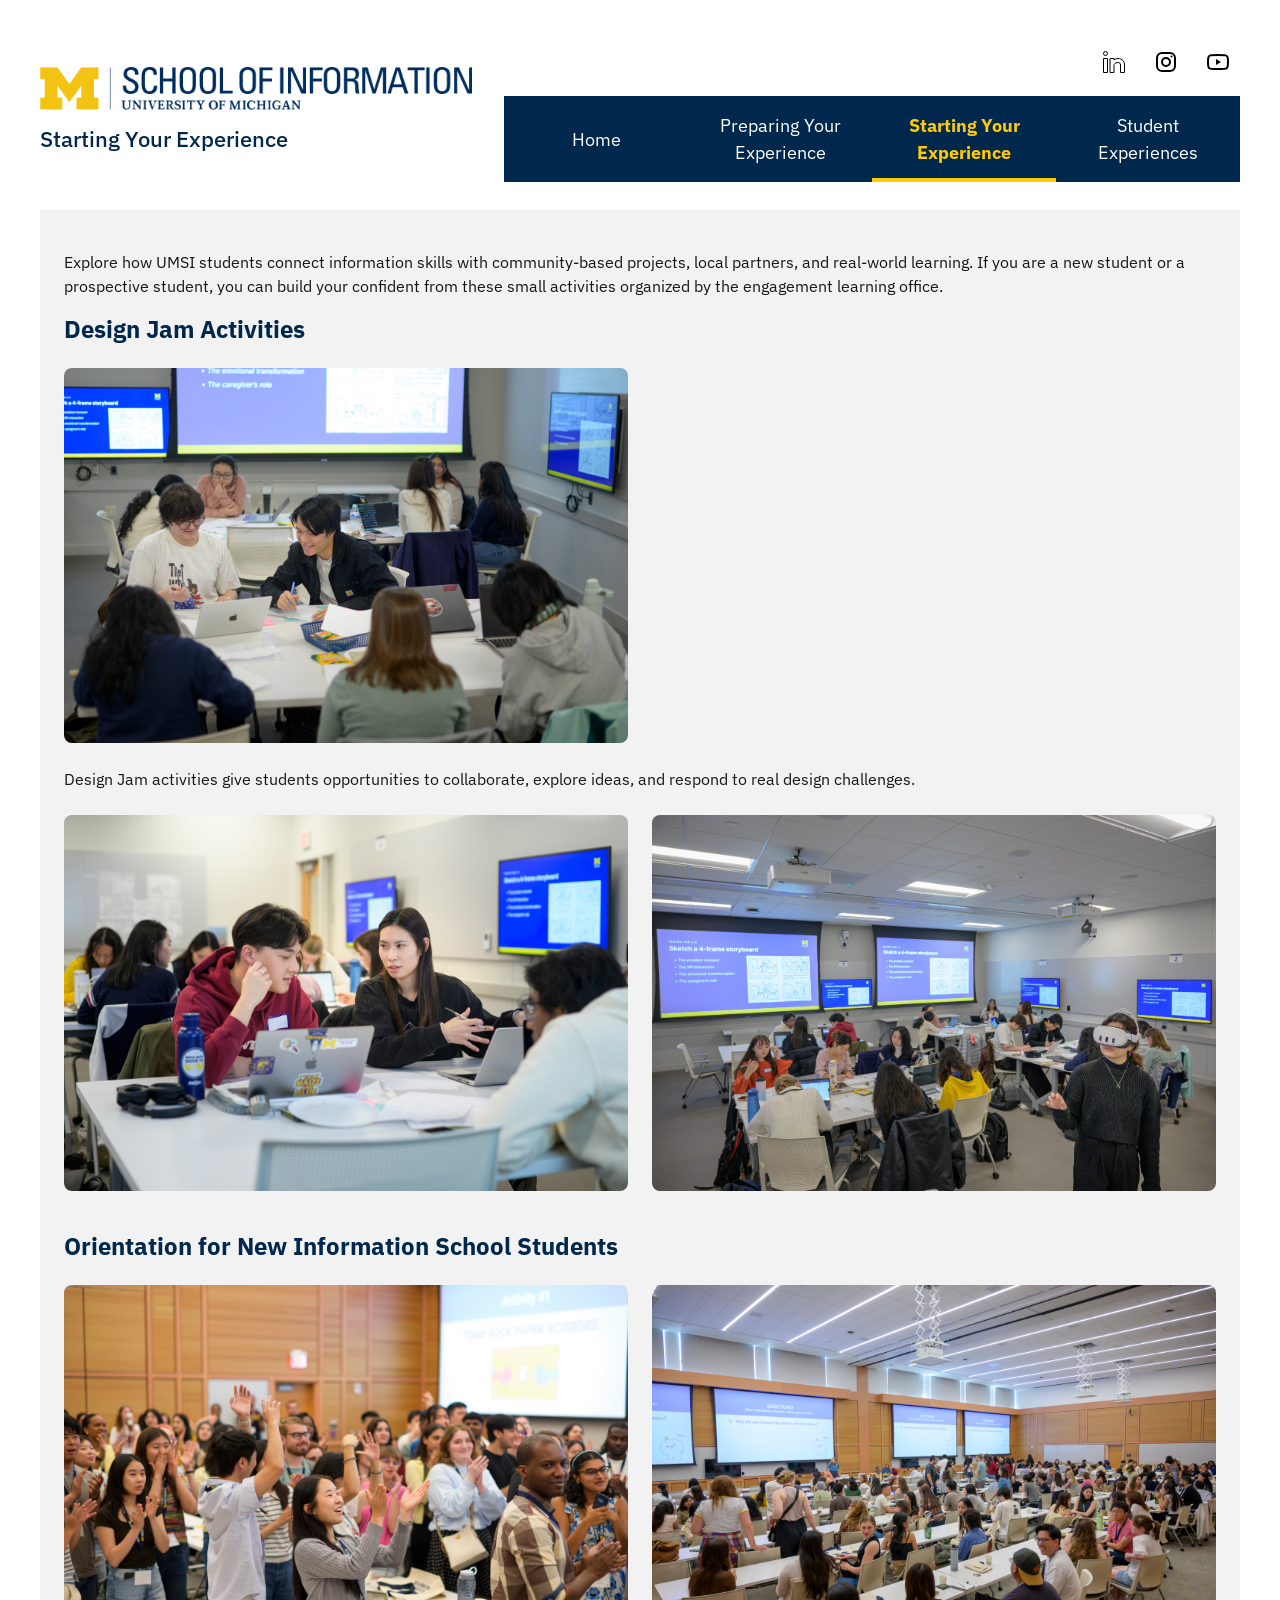
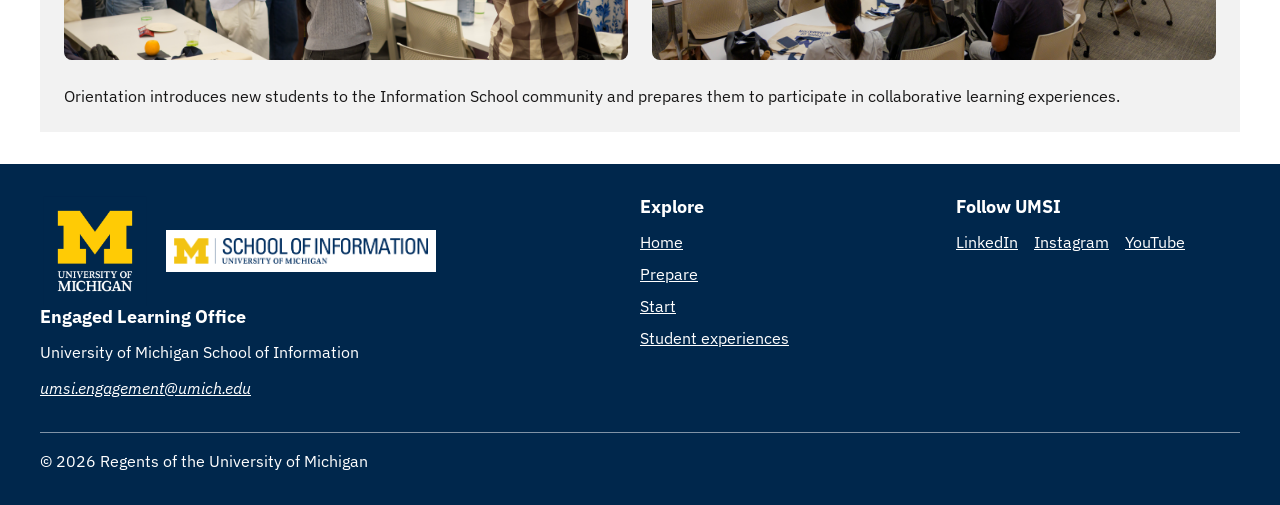
<file: starting.html>
<!DOCTYPE html>
<html lang="en">
<head>
    <meta charset="UTF-8">
    <meta name="viewport" content="width=device-width, initial-scale=1.0">
    <link rel="stylesheet" href="css/html5reset.css">
    <link rel="stylesheet" href="css/main.css">
    <title>Starting Your Experience | UMSI</title>
    <script src="js/navigation.js" defer></script>
    <script src="js/site.js" defer></script>
</head>
<body>

    <header class="head">
    <div class="header-brand">
        <img class="logo" src="images/logo-header.png" width="1118" height="112" alt="University of Michigan School of Information">
        <h1>Starting Your Experience</h1>
        <a class="skip-link" href = "#main">Skip to Main Content</a>
    </div>
    <div class="header-tools">
        <div class ="social-media-link-group">
                <a href="https://www.linkedin.com/school/university-of-michigan---school-of-information/" aria-label="UMSI on LinkedIn" target="_blank" rel="noopener noreferrer">
                    <svg xmlns="http://www.w3.org/2000/svg" fill="none" viewBox="0 0 24 24" id="Linkedin-Logo--Streamline-Logos" height="24" width="24" aria-hidden="true" focusable="false">
                        <desc>
                            Linkedin Logo Streamline Icon
                        </desc>
                        <path stroke="#000000" stroke-linejoin="round" d="M1.5 3.5a2 2 0 1 0 4 0 2 2 0 1 0 -4 0" stroke-width="1"></path>
                        <path stroke="#000000" stroke-linejoin="round" d="M1.5 22.5v-14h4v14h-4Z" clip-rule="evenodd" stroke-width="1"></path>
                        <path stroke="#000000" stroke-linejoin="round" d="M8 8.5v14h4v-6.908c0 -1.092 1 -3.092 3.895 -3.092 1.643 0 2.605 0.845 2.605 2.5v7.5h4V15c0 -1.309 -0.312 -2.937 -1.394 -4.277 -1.144 -1.417 -2.913 -2.223 -5.21 -2.223 -1.513 0 -2.835 0.615 -3.896 1.366V8.5H8Z" clip-rule="evenodd" stroke-width="1"></path>
                        </svg>
                </a>
                <a href="https://www.instagram.com/umschoolofinformation/?hl=en" aria-label="Instagram" target="_blank" rel="noopener noreferrer">
                    <svg xmlns="http://www.w3.org/2000/svg" fill="none" viewBox="0 0 24 24" aria-hidden="true" height="24" width="24">
                        <rect x="3" y="3" width="18" height="18" rx="5" stroke="#000000" stroke-width="2"></rect>
                        <circle cx="12" cy="12" r="4" stroke="#000000" stroke-width="2"></circle>
                        <circle cx="17.5" cy="6.5" r="1" fill="#000000"></circle>
                    </svg>
                </a>
                <a href="https://www.youtube.com/user/schoolofinformation" aria-label="YouTube" target="_blank" rel="noopener noreferrer">
                    <svg xmlns="http://www.w3.org/2000/svg" fill="none" viewBox="0 0 24 24" aria-hidden="true" height="24" width="24">
                        <path d="M21.6 7.2a2.5 2.5 0 0 0-1.8-1.8C18.2 5 12 5 12 5s-6.2 0-7.8.4a2.5 2.5 0 0 0-1.8 1.8C2 8.8 2 12 2 12s0 3.2.4 4.8a2.5 2.5 0 0 0 1.8 1.8C5.8 19 12 19 12 19s6.2 0 7.8-.4a2.5 2.5 0 0 0 1.8-1.8c.4-1.6.4-4.8.4-4.8s0-3.2-.4-4.8Z" stroke="#000000" stroke-width="2"></path>
                        <path d="m10 15 5-3-5-3v6Z" fill="#000000"></path>
                    </svg>
                </a>
            </div>
        <nav aria-label="Primary navigation">
 <details class="nav-menu">
 <summary class="nav-toggle"><span aria-hidden="true">&#9776;</span> Menu</summary>
 <ul class="nav-links">
                <li><a href = "index.html">Home</a></li>
                     <li><a href = "preparing.html">Preparing Your Experience</a></li>
                     <li><a href = "starting.html" aria-current="page">Starting Your Experience</a></li>
                     <li><a href = "student-experiences.html">Student Experiences</a></li>
    </ul> 
    </details>
        </nav>
    </div>
</header>
<main id="main" tabindex="-1">
    <p>
        Explore how UMSI students connect information skills with community-based projects, local partners, and real-world learning. If you are a new student or a prospective student, you can build your confident from these small activities organized by the engagement learning office.
    </p>
    <section class="student-activities-highlights photo-grid">
        <h2>Design Jam Activities</h2>
        <img src="images/information-school/UMSI_DesignJam_MixelStudio_11052025_04.jpg" alt="Students collaborating during a Design Jam activity"
        width="600" height="400">
        <p>Design Jam activities give students opportunities to collaborate, explore ideas, and respond to real design challenges.</p>
        <img src="images/information-school/UMSI_DesignJam_MixelStudio_11052025_05.jpg" width="600" height="400" alt="Students working together during a Design Jam activity">
        <img src="images/information-school/UMSI_DesignJam_MixelStudio_11052025_06.jpg" width="600" height="400" alt="Students participating in a Design Jam workshop">
    </section>

    <section class="orientation photo-grid">
        <h2>Orientation for New Information School Students</h2>
        <img src="images/information-school/UMSI_MastersOrientation_081825_01.jpg" width="600" height="400" alt="A new Information School student participating in orientation activities">
        <img src="images/information-school/UMSI_MastersOrientation_081825_03.jpg" width="600" height="400" alt="A group of new Information School students participating in orientation activities">
        <p>Orientation introduces new students to the Information School community and prepares them to participate in collaborative learning experiences.</p>
    </section>
    </main>
    <footer>
      <div class="footer-grid">
        <div>
          <div class="footer-branding">
            <img class="footer-block-m" src="images/image.png" alt="University of Michigan block M">
            <img class="footer-wordmark" src="images/logo-header.png" alt="University of Michigan School of Information">
          </div>
          <h2>Engaged Learning Office</h2>
          <p>University of Michigan School of Information</p>
          <address><a href="mailto:umsi.engagement@umich.edu">umsi.engagement@umich.edu</a></address>
        </div>
        <div>
          <h2>Explore</h2>
          <ul class="footer-nav">
            <li><a href="index.html">Home</a></li>
            <li><a href="preparing.html">Prepare</a></li>
            <li><a href="starting.html">Start</a></li>
            <li><a href="student-experiences.html">Student experiences</a></li>
          </ul>
        </div>
        <div>
          <h2>Follow UMSI</h2>
          <ul class="footer-social-links">
            <li><a href="https://www.linkedin.com/school/university-of-michigan---school-of-information/" target="_blank" rel="noopener noreferrer">LinkedIn</a></li>
            <li><a href="https://www.instagram.com/umschoolofinformation/?hl=en" target="_blank" rel="noopener noreferrer">Instagram</a></li>
            <li><a href="https://www.youtube.com/user/schoolofinformation" target="_blank" rel="noopener noreferrer">YouTube</a></li>
          </ul>
        </div>
        <div class="footer-meta">
          <p>&copy; <span data-current-year>2026</span> Regents of the University of Michigan</p>
        </div>
      </div>
    </footer>
</body>
</html>
</file>
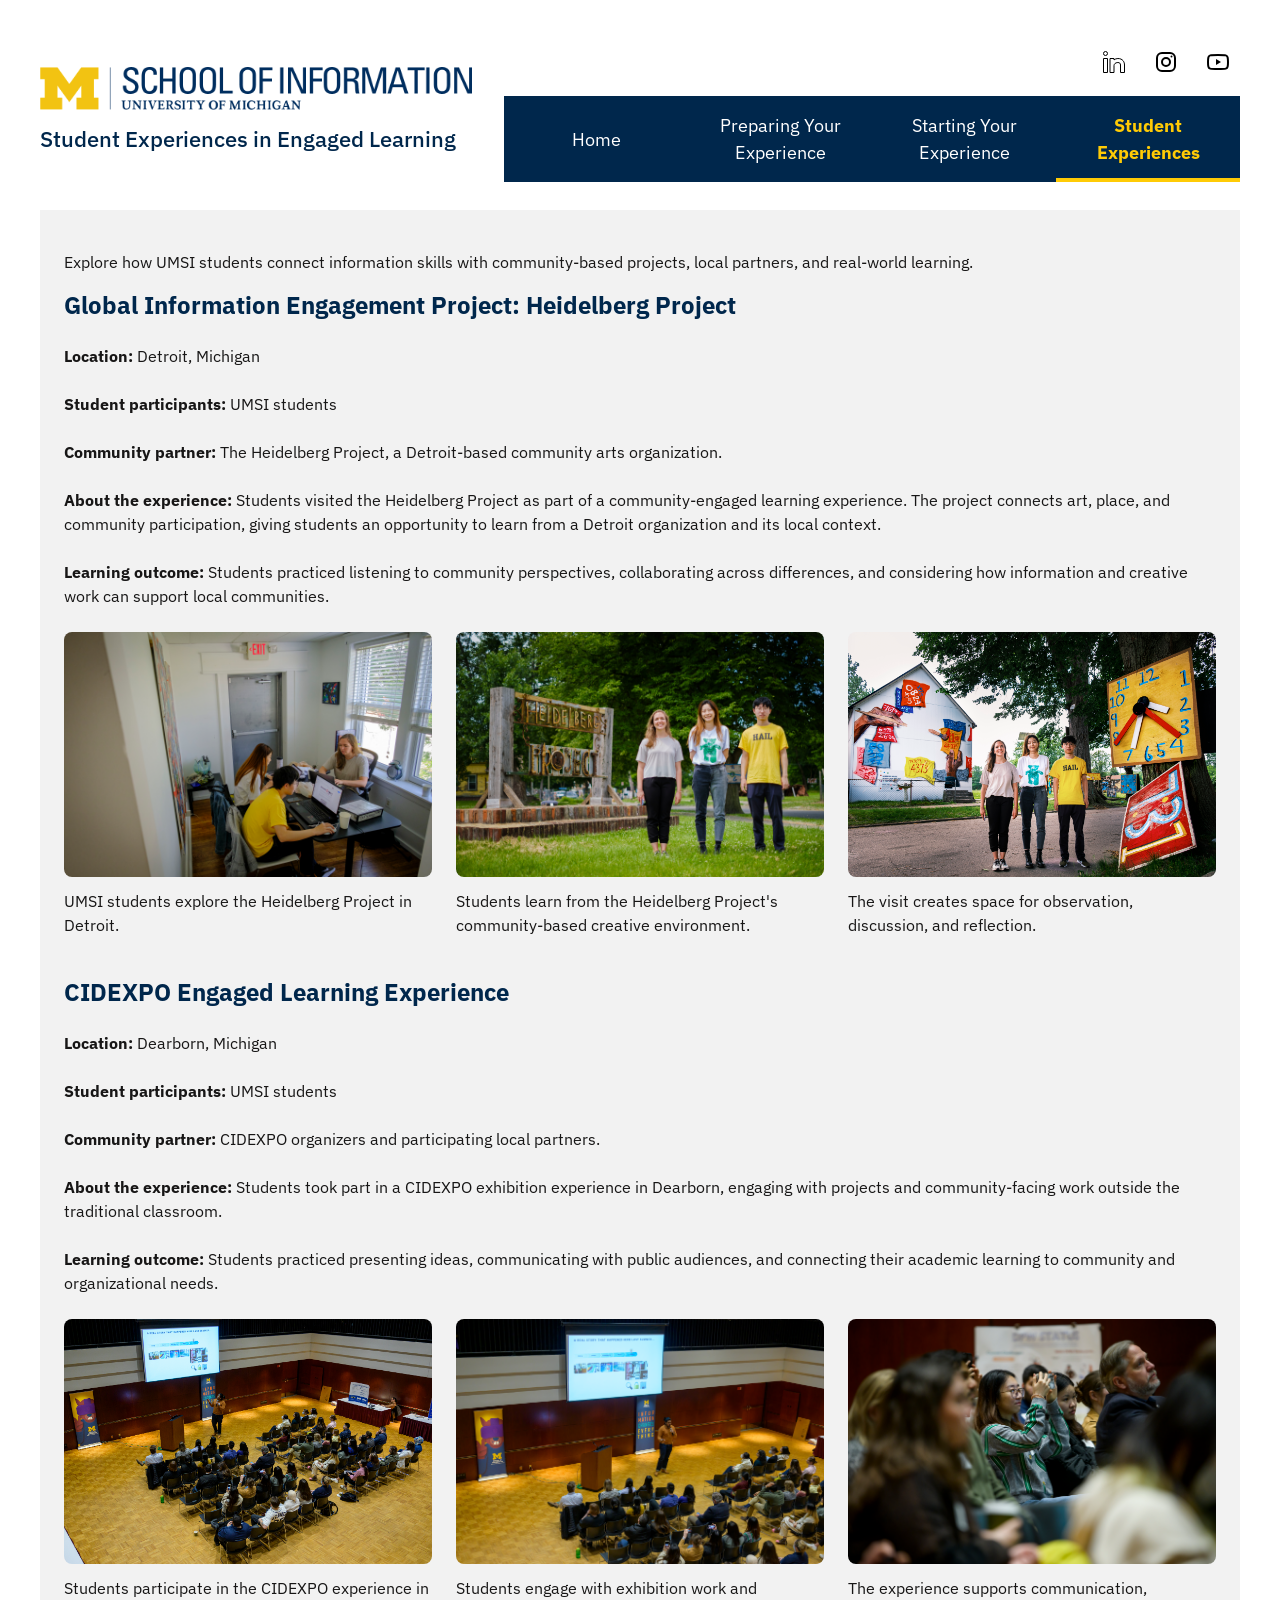
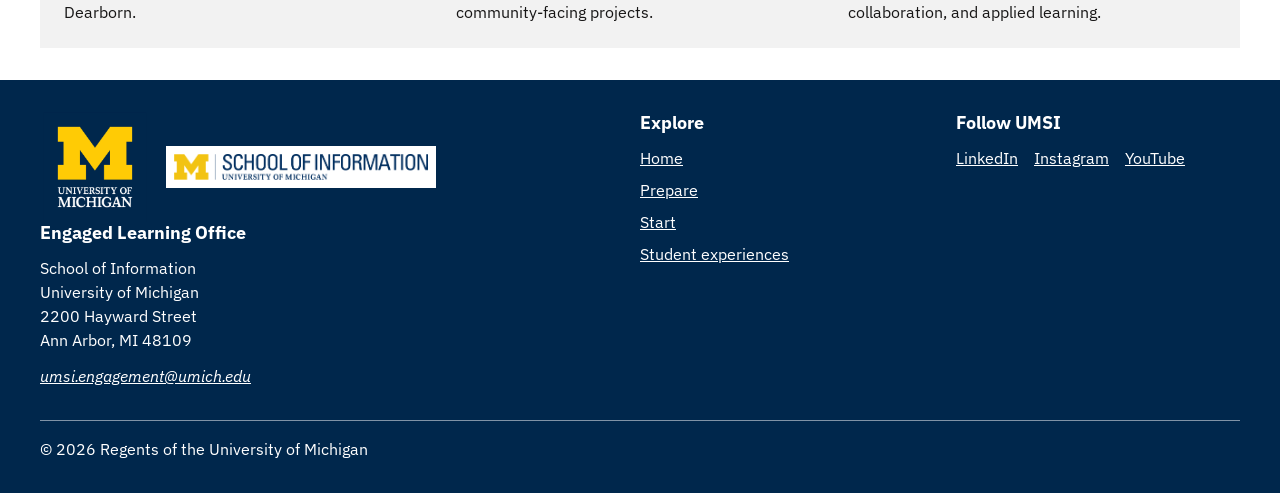
<file: student-experiences.html>
<!DOCTYPE html>
<html lang="en">
<head>
    <meta charset="UTF-8">
    <meta name="viewport" content="width=device-width, initial-scale=1.0">
    <link rel="stylesheet" href="css/html5reset.css">
    <link rel="stylesheet" href="css/main.css">
    <title>Student Experiences in Engaged Learning</title>
    <script src="js/navigation.js" defer></script>
    <script src="js/site.js" defer></script>
</head>
<body>
    <header class="head">
    <div class="header-brand">
        <img class="logo" src="images/logo-header.png" width="1118" height="112" alt="University of Michigan School of Information">
        <h1>Student Experiences in Engaged Learning</h1>
        <a class="skip-link" href = "#main">Skip to Main Content</a>
    </div>
    <div class="header-tools">
        <div class ="social-media-link-group">
                  <a href="https://www.linkedin.com/school/university-of-michigan---school-of-information/" target="_blank" rel="noopener noreferrer" aria-label="UMSI on LinkedIn">
                    <svg xmlns="http://www.w3.org/2000/svg" fill="none" viewBox="0 0 24 24" id="Linkedin-Logo--Streamline-Logos" height="24" width="24" aria-hidden="true" focusable="false">
                        <desc>
                            Linkedin Logo Streamline Icon: https://streamlinehq.com
                        </desc>
                        <path stroke="#000000" stroke-linejoin="round" d="M1.5 3.5a2 2 0 1 0 4 0 2 2 0 1 0 -4 0" stroke-width="1"></path>
                        <path stroke="#000000" stroke-linejoin="round" d="M1.5 22.5v-14h4v14h-4Z" clip-rule="evenodd" stroke-width="1"></path>
                            <path stroke="#000000" stroke-linejoin="round" d="M8 8.5v14h4v-6.908c0 -1.092 1 -3.092 3.895 -3.092 1.643 0 2.605 0.845 2.605 2.5v7.5h4V15c0 -1.309 -0.312 -2.937 -1.394 -4.277 -1.144 -1.417 -2.913 -2.223 -5.21 -2.223 -1.513 0 -2.835 0.615 -3.896 1.366V8.5H8Z" clip-rule="evenodd" stroke-width="1"></path>
                        </svg>
                </a>
                <a href="https://www.instagram.com/umschoolofinformation/?hl=en" aria-label="Instagram" target="_blank" rel="noopener noreferrer">
                    <svg xmlns="http://www.w3.org/2000/svg" fill="none" viewBox="0 0 24 24" aria-hidden="true" height="24" width="24">
                        <rect x="3" y="3" width="18" height="18" rx="5" stroke="#000000" stroke-width="2"></rect>
                        <circle cx="12" cy="12" r="4" stroke="#000000" stroke-width="2"></circle>
                        <circle cx="17.5" cy="6.5" r="1" fill="#000000"></circle>
                    </svg>
                </a>
                <a href="https://www.youtube.com/user/schoolofinformation" aria-label="YouTube" target="_blank" rel="noopener noreferrer">
                    <svg xmlns="http://www.w3.org/2000/svg" fill="none" viewBox="0 0 24 24" aria-hidden="true" height="24" width="24">
                        <path d="M21.6 7.2a2.5 2.5 0 0 0-1.8-1.8C18.2 5 12 5 12 5s-6.2 0-7.8.4a2.5 2.5 0 0 0-1.8 1.8C2 8.8 2 12 2 12s0 3.2.4 4.8a2.5 2.5 0 0 0 1.8 1.8C5.8 19 12 19 12 19s6.2 0 7.8-.4a2.5 2.5 0 0 0 1.8-1.8c.4-1.6.4-4.8.4-4.8s0-3.2-.4-4.8Z" stroke="#000000" stroke-width="2"></path>
                        <path d="m10 15 5-3-5-3v6Z" fill="#000000"></path>
                    </svg>
                </a>
            </div>
        <nav aria-label="Primary navigation">
            <details class="nav-menu">
                <summary class="nav-toggle"><span aria-hidden="true">&#9776;</span> Menu</summary>
                <ul class="nav-links">
               <li><a href = "index.html">Home</a></li>
                     <li><a href = "preparing.html">Preparing Your Experience</a></li>
                     <li><a href = "starting.html">Starting Your Experience</a></li>
                     <li><a href = "student-experiences.html" aria-current="page">Student Experiences</a></li>
                </ul>
            </details>
        </nav>
    </div>
</header>
    <main id="main" tabindex="-1">
    <p>Explore how UMSI students connect information skills with community-based projects, local partners, and real-world learning.</p>

    <section class="experience-gallery">
        <h2>Global Information Engagement Project: Heidelberg Project</h2>
        <p><strong>Location:</strong> Detroit, Michigan</p>
        <p><strong>Student participants:</strong> UMSI students</p>
        <p><strong>Community partner:</strong> The Heidelberg Project, a Detroit-based community arts organization.</p>
        <p><strong>About the experience:</strong> Students visited the Heidelberg Project as part of a community-engaged learning experience. The project connects art, place, and community participation, giving students an opportunity to learn from a Detroit organization and its local context.</p>
        <p><strong>Learning outcome:</strong> Students practiced listening to community perspectives, collaborating across differences, and considering how information and creative work can support local communities.</p>
        <figure>
            <img src="images/art/UMSI_GIEP_Detroit_062022_01.JPG" width="600" height="400" alt="UMSI students visiting the Heidelberg Project in Detroit.">
            <figcaption>UMSI students explore the Heidelberg Project in Detroit.</figcaption>
        </figure>
        <figure>
            <img src="images/art/UMSI_GIEP_Detroit_062022_10.JPG" width="600" height="400" alt="UMSI students participating in a Heidelberg Project visit in Detroit.">
            <figcaption>Students learn from the Heidelberg Project's community-based creative environment.</figcaption>
        </figure>
        <figure>
            <img src="images/art/UMSI_GIEP_Detroit_062022_11.JPG" width="600" height="400" alt="UMSI students gathered during a visit to the Heidelberg Project in Detroit.">
            <figcaption>The visit creates space for observation, discussion, and reflection.</figcaption>
        </figure>
    </section>

    <section class="experience-gallery">
        <h2>CIDEXPO Engaged Learning Experience</h2>
        <p><strong>Location:</strong> Dearborn, Michigan</p>
        <p><strong>Student participants:</strong> UMSI students</p>
        <p><strong>Community partner:</strong> CIDEXPO organizers and participating local partners.</p>
        <p><strong>About the experience:</strong> Students took part in a CIDEXPO exhibition experience in Dearborn, engaging with projects and community-facing work outside the traditional classroom.</p>
        <p><strong>Learning outcome:</strong> Students practiced presenting ideas, communicating with public audiences, and connecting their academic learning to community and organizational needs.</p>
        <figure>
            <img src="images/exhibits/UMSI__CIDEXPODearborn_042023_01.jpg" width="600" height="400" alt="UMSI students participating in a CIDEXPO experience in Dearborn.">
            <figcaption>Students participate in the CIDEXPO experience in Dearborn.</figcaption>
        </figure>
        <figure>
            <img src="images/exhibits/UMSI__CIDEXPODearborn_042023_02.jpg" width="600" height="400" alt="Students engaging with an exhibition at CIDEXPO in Dearborn.">
            <figcaption>Students engage with exhibition work and community-facing projects.</figcaption>
        </figure>
        <figure>
            <img src="images/exhibits/UMSI__CIDEXPODearborn_042023_03.jpg" width="600" height="400" alt="Students presenting or discussing work at CIDEXPO in Dearborn.">
            <figcaption>The experience supports communication, collaboration, and applied learning.</figcaption>
        </figure>
    </section>
    </main>
    <footer>
      <div class="footer-grid">
        <div>
          <div class="footer-branding">
            <img class="footer-block-m" src="images/image.png" alt="University of Michigan block M">
            <img class="footer-wordmark" src="images/logo-header.png" alt="University of Michigan School of Information">
          </div>
          <h2>Engaged Learning Office</h2>
          <p>School of Information<br>University of Michigan<br>2200 Hayward Street<br>Ann Arbor, MI 48109</p>
          <address><a href="mailto:umsi.engagement@umich.edu">umsi.engagement@umich.edu</a></address>
        </div>
        <div>
          <h2>Explore</h2>
          <ul class="footer-nav">
            <li><a href="index.html">Home</a></li>
            <li><a href="preparing.html">Prepare</a></li>
            <li><a href="starting.html">Start</a></li>
            <li><a href="student-experiences.html">Student experiences</a></li>
          </ul>
        </div>
        <div>
          <h2>Follow UMSI</h2>
          <ul class="footer-social-links">
            <li><a href="https://www.linkedin.com/school/university-of-michigan---school-of-information/" target="_blank" rel="noopener noreferrer">LinkedIn</a></li>
            <li><a href="https://www.instagram.com/umschoolofinformation/?hl=en" target="_blank" rel="noopener noreferrer">Instagram</a></li>
            <li><a href="https://www.youtube.com/user/schoolofinformation" target="_blank" rel="noopener noreferrer">YouTube</a></li>
          </ul>
        </div>
        <div class="footer-meta">
          <p>&copy; <span data-current-year>2026</span> Regents of the University of Michigan</p>
        </div>
      </div>
    </footer>
</body>
</html>
</file>
<file: css/main.css>
@import url('https://fonts.googleapis.com/css2?family=IBM+Plex+Sans:wght@400;500;600;700&display=swap');

/*https://developer.mozilla.org/en-US/docs/Web/CSS/Reference/Properties/box-sizing, https://www.paulirish.com/2012/box-sizing-border-box-ftw/ , https://piccalil.li/blog/the-box-model-and-box-sizing/ */
* {
    box-sizing: border-box;
}

[hidden] { display: none !important; }

.program-finder {
    display: grid;
    gap: 16px;
    margin-block: 24px;
    padding: 24px;
    background: #FFFFFF;
    border-top: 4px solid #FFCB05;
    border-radius: 8px;
}

.program-finder label { display: block; font-weight: 600; margin-bottom: 8px; }
.program-finder input,
.program-finder select,
.program-finder button {
    min-height: 44px;
    width: 100%;
    padding: 10px 12px;
    border: 1px solid #00274C;
    border-radius: 4px;
    font: inherit;
    background: #FFFFFF;
}
.program-finder button { background: #00274C; color: #FFFFFF; cursor: pointer; }
.program-finder button:hover { background: #001a33; }
.program-results { margin: 0; }
.program-empty { padding: 24px; border-left: 4px solid #FFCB05; }

@media (min-width: 768px) {
    .program-finder { grid-template-columns: 2fr 1fr auto; align-items: end; }
    .program-results { grid-column: 1 / -1; }
}

body,
button,
input,
select,
textarea {
    margin: 0;
    color: #171616;
    font-family: "IBM Plex Sans", sans-serif;
    line-height: 1.5;
}


h1, h2, h3 {
    color: #00274C;
    font-weight: 700;
    line-height: 1.25;
}

h2 { font-size: 24px; }
h3 { font-size: 18px; }
footer h2 { color: #FFFFFF; }

h1{
    font-size: 2em;
    margin: 0;
}

.head .logo {
    width: min(100%, 576px);
    max-width: 100%;
    height: auto;
}
.skip-link {
  position: absolute;
  width: 1px;
  height: 1px;
  padding: 0;
  margin: -1px;
  overflow: hidden;
  clip: rect(0, 0, 0, 0);
  white-space: nowrap;
  border: 0;
}

.skip-link:focus {
  clip: auto;
  overflow: visible;
  position: fixed;
  top: 10px;
  left: 10px;
  width: auto;
  height: auto;
  margin: 0;
  z-index: 9999;
  background-color: #ffffff;
  color: #000000;
  padding: 10px 20px;
  border: 1px solid #000000;
}
.head {
    padding: 16px;
    display: flex;
    justify-content: space-between;
    align-items: flex-start;
    gap: 32px;
    flex-wrap: wrap;
}

.head > div:first-child {
    display: flex;
    align-items: center;
    gap: 16px;
    flex-wrap: wrap;
}

.head > div:last-child {
    display: flex;
    flex-direction: column;
    align-items: flex-end;
    gap: 12px;
}

.social-media-link-group {
    display: flex;
    gap: 12px;
}

a {
    color: #171616;
}

a:focus-visible {
    outline: 3px solid #FFCB05;
    outline-offset: 3px;
}

nav ul.nav-links {
    display: flex;
    flex-wrap: wrap;
    gap: 4px;
    list-style-type: none;
    margin: 0;
    padding: 0;
    background-color: #00274C;
}

nav ul.nav-links li {
    display: flex;
    align-items: stretch;
    margin: 0;
    color: #00274C;
}

nav ul.nav-links li a {
  display: block;
  flex: 1;
  width: 100%;
  color: #FFFFFF;
  text-align: center;
  padding: 14px 16px;
  text-decoration: none;
  font-size: 18px;
}

nav ul.nav-links li a[aria-current="page"] {
  background-color: #00274C;
  color: #FFCB05;
  font-weight: 700;
  text-decoration: none;
  box-shadow: inset 0 -4px 0 #FFCB05;
}

nav ul.nav-links li a:hover,
nav ul.nav-links li a:focus {
  background-color: #001a33;
  color: #FFFFFF;
}

nav ul.nav-links li a[aria-current="page"]:hover,
nav ul.nav-links li a[aria-current="page"]:focus {
  color: #FFCB05;
}

.nav-menu {
  display: contents;
}

.nav-toggle {
  display: none;
}

main img{
    max-width: 100%;
    height: auto;
}

main,
.impact-stats {
    width: min(100% - 32px, 1200px);
    margin: 0 auto;
}

main {
    background-color: #f2f2f2;
    padding: 24px;
}

main > section {
    margin-bottom: 40px;
}

main > section:last-child {
    margin-bottom: 0;
}

main > section > h2 {
    margin-top: 0;
}

main > section > article {
    margin-top: 16px;
}

/* reference: https://designmodo.com/statistics-ui-panel/ */
.impact-stats {
  padding: 24px 0;
}

.impact-stats__list {
  display: grid;
  grid-template-columns: repeat(auto-fit, minmax(min(250px, 100%), 1fr));
  gap: 16px;
  list-style: none;
  padding: 0;
  margin: 0;
}

.impact-stats__value {
  color: #00274C;
  font-size: clamp(28px, 4vw, 40px);
  font-weight: 700;
  line-height: 1.1;
  margin: 0 0 12px;
}


/* Branding guidelines : https://brand.umich.edu/ */ 

.impact-stats__list li,
.vision > ul > li,
.argument > ul > li {
  background: #f9f9f9;
  padding: 24px;
  border-radius: 8px;
}

article {
  background: #f9f9f9;
  padding: 24px;
  border-radius: 8px;
}

.vision article a {
    display: block;
    width: fit-content;
    margin-top: 12px;
    padding: 4px 0;
    color: #00274C;
    font-weight: 600;
    text-decoration: underline;
    text-underline-offset: 0.15em;
}

article img {
  width: 100%;
  height: auto;
  border-radius: 8px;
}
.argument {
  display: grid;
  grid-template-columns: minmax(0, 1fr) minmax(0, 1fr);
  grid-template-areas:
    "heading heading"
    "text image"
    "list list";
  gap: 24px;
}

.argument h2 {
  grid-area: heading;
}

.argument > p {
  grid-area: text;
}

.argument img {
  grid-area: image;
  max-width: 580px;
  width: 100%;
  height: auto;
  border-radius: 8px;
}

.vision > ul,
.argument > ul {
  display: grid;
  grid-template-columns: repeat(auto-fit, minmax(min(300px, 100%), 1fr));
  gap: 24px;
  list-style: none;
  padding-left: 0;
}

.argument > ul {
  grid-area: list;
  margin: 0;
}

footer {
    background-color: #00274C;
    color: #FFFFFF;
    margin-top: 32px;
    padding: 32px max(16px, calc((100% - 1200px) / 2));
}

.footer-grid {
    display: grid;
    grid-template-columns: 2fr 1fr 1fr;
    gap: 32px;
    max-width: 1200px;
    margin: 0 auto;
}

.footer-branding {
    display: flex;
    align-items: center;
    flex-wrap: wrap;
    gap: 16px;
}

.footer-branding img {
    display: block;
    object-fit: contain;
}

.footer-branding .footer-block-m {
    width: 110px;
    height: 110px;
}

.footer-branding .footer-wordmark {
    width: min(100%, 270px);
    height: auto;
    background-color: #FFFFFF;
    padding: 8px;
}

.footer-grid h2 {
    font-size: 17.6px;
    margin: 0 0 12px;
}

.footer-grid p {
    margin: 0 0 12px;
}

.footer-grid a {
    color: #FFFFFF;
}

.footer-nav,
.footer-social-links {
    list-style: none;
    margin: 0;
    padding: 0;
}

.footer-nav li,
.footer-social-links li {
    margin-bottom: 8px;
}

.footer-social-links {
    display: flex;
    flex-wrap: wrap;
    gap: 12px 16px;
}

.footer-social-links li {
    margin: 0;
}

.footer-meta {
    border-top: 1px solid rgba(255, 255, 255, 0.5);
    grid-column: 1 / -1;
    margin: 0;
    padding-top: 16px;
}

.footer-meta p {
    margin: 0;
}

/* Mobile layout is the default; larger screens enhance it below. */

    .head,
    .head > div:first-child,
    .head > div:last-child {
        align-items: stretch;
    }

    .head > div:last-child {
        width: 100%;
    }

    .social-media-link-group {
        justify-content: flex-end;
    }

    nav ul.nav-links {
        justify-content: center;
    }

    .nav-menu {
        display: block;
    }

    .nav-toggle {
        display: block;
        list-style: none;
        width: 100%;
        box-sizing: border-box;
        border: 0;
        border-radius: 0;
        background-color: #00274C;
        color: #FFFFFF;
        cursor: pointer;
        font-size: 16px;
        padding: 12px 16px;
        text-align: center;
    }

    .nav-toggle::-webkit-details-marker {
        display: none;
    }

    .nav-toggle:hover,
    .nav-toggle:focus {
        background-color: #001a33;
    }

    .nav-menu .nav-links {
        display: none;
        flex-direction: column;
        align-items: stretch;
    }

    .nav-menu[open] .nav-links {
        display: flex;
    }

    .argument {
        grid-template-columns: 1fr;
        grid-template-areas:
            "heading"
            "text"
            "image"
            "list";
    }
    /* reference : https://www.joomlashack.com/blog/tutorials/theming-footer-with-media-queries/ */
    .footer-grid {
        grid-template-columns: 1fr;
        gap: 24px;
        text-align: center;
    }

    .footer-branding {
        justify-content: center;
    }

    .footer-meta {
        grid-column: auto;
    }

@media (min-width: 768px) {
    .head,
    .head > div:first-child {
        align-items: flex-start;
    }

    .head > div:last-child {
        align-items: flex-end;
        width: auto;
    }

    .social-media-link-group {
        justify-content: flex-end;
    }

    .nav-menu {
        display: block;
    }

    /* Without JavaScript, keep the closed menu accessible through its summary. */
    .nav-menu[open] .nav-toggle {
        display: none;
    }

    .nav-menu .nav-links {
        display: flex;
        flex-direction: row;
        flex-wrap: wrap;
    }

    .argument {
        grid-template-columns: minmax(0, 1fr) minmax(0, 1fr);
        grid-template-areas: "heading heading" "text image" "list list";
    }

    .footer-grid {
        grid-template-columns: 2fr 1fr 1fr;
        gap: 32px;
        text-align: left;
    }

    .footer-branding {
        justify-content: flex-start;
    }

    .footer-meta {
        grid-column: 1 / -1;
    }
}

/* 404 recovery page: stacked on phones, expanded into columns on larger screens. */
.error-main {
    padding: clamp(20px, 4vw, 48px);
}

.error-intro {
    display: grid;
    gap: 24px;
    align-items: center;
    border-bottom: 2px solid #00274C;
    padding-bottom: 32px;
}

.error-code {
    margin: 0;
    color: #00274C;
    font-size: clamp(80px, 15vw, 160px);
    font-weight: 700;
    line-height: 1;
    letter-spacing: -0.06em;
    border-left: 8px solid #FFCB05;
    padding-left: 16px;
}

.error-eyebrow {
    color: #00274C;
    font-weight: 600;
    margin: 0 0 12px;
}

.error-intro h1 {
    font-size: clamp(28px, 4vw, 44px);
    margin: 0;
}

.error-intro p:not(.error-code) {
    max-width: 60ch;
}

.error-home {
    display: inline-block;
    background: #00274C;
    color: #FFFFFF;
    padding: 14px 20px;
    border-radius: 4px;
    font-weight: 600;
    text-underline-offset: 0.2em;
}

.error-home:hover {
    background: #001a33;
}

.error-resource-grid {
    display: grid;
    grid-template-columns: minmax(0, 1fr);
    gap: 16px;
}

.error-resource-grid article {
    border-top: 4px solid #FFCB05;
}

.error-resource-grid h3 {
    margin-top: 0;
}

.error-resource-grid p {
    margin-bottom: 0;
}

.error-help {
    margin-top: 24px;
}

.error-page address a {
    overflow-wrap: anywhere;
}

@media (min-width: 768px) {
    .error-intro {
        grid-template-columns: 1fr 2fr;
        gap: 48px;
        padding-block: 16px 48px;
    }

    .error-resource-grid {
        grid-template-columns: repeat(3, minmax(0, 1fr));
    }
}

.error-site-title {
    color: #00274C;
    font-size: 32px;
    font-weight: 700;
    line-height: 1.25;
    margin: 0;
}

/* Shared readable controls and page-specific content grids. */
button:focus-visible,
input:focus-visible,
select:focus-visible,
summary:focus-visible {
    outline: 3px solid #00274C;
    outline-offset: 4px;
}

.nav-toggle:focus-visible {
    outline-color: #FFCB05;
    outline-offset: -4px;
}

.preparation-grid,
.photo-grid,
.experience-gallery {
    display: grid;
    grid-template-columns: minmax(0, 1fr);
    gap: 24px;
}

.preparation-grid article { margin: 0; }
.photo-grid h2,
.photo-grid p,
.experience-gallery > h2,
.experience-gallery > p { margin: 0; }

.photo-grid img,
.experience-gallery img {
    display: block;
    width: 100%;
    height: auto;
    border-radius: 8px;
}

.experience-gallery figure { margin: 0; }
.experience-gallery figcaption { margin-top: 12px; }

@media (min-width: 768px) {
    .preparation-grid { grid-template-columns: repeat(2, minmax(0, 1fr)); }
    .preparation-grid article:last-child { grid-column: 1 / -1; }
    .photo-grid { grid-template-columns: repeat(2, minmax(0, 1fr)); align-items: start; }
    .photo-grid > h2,
    .photo-grid > p { grid-column: 1 / -1; }
    .experience-gallery { grid-template-columns: repeat(3, minmax(0, 1fr)); align-items: start; }
    .experience-gallery > h2,
    .experience-gallery > p { grid-column: 1 / -1; }
}

/* The UMSI wordmark leads the header; the page title sits underneath. */
.head > div:first-child {
    flex-direction: column;
    align-items: flex-start;
    width: 100%;
    gap: 14px;
}

.head h1,
.head .error-site-title {
    font-size: clamp(18px, 2vw, 22px);
    line-height: 1.4;
    font-weight: 500;
    max-width: 60ch;
}

.head .logo {
    display: block;
    flex: 0 0 auto;
}

/* Shared header: branding and social links above a full-width navigation row. */
.head {
    width: min(100% - 32px, 1200px);
    margin-inline: auto;
    padding: 24px 0;
}

.head .header-tools {
    width: 100%;
    align-items: stretch;
    gap: 16px;
}

.social-media-link-group a {
    display: inline-flex;
    align-items: center;
    justify-content: center;
    min-width: 44px;
    min-height: 44px;
}

@media (min-width: 768px) {
    .head {
        display: grid;
        grid-template-columns: minmax(0, 1fr) auto;
        align-items: center;
        gap: 28px 32px;
        padding-block: 40px 28px;
    }

    .head .header-brand {
        grid-column: 1;
        grid-row: 1;
        min-width: 0;
    }

    .head .header-tools {
        display: contents;
    }

    .head .social-media-link-group {
        grid-column: 2;
        grid-row: 1;
        align-self: end;
        justify-content: flex-end;
        gap: 8px;
    }

    .head nav {
        grid-column: 1 / -1;
        width: 100%;
    }

    .head nav ul.nav-links {
        gap: 0;
        width: 100%;
        align-items: stretch;
    }

    .head nav ul.nav-links li {
        flex: 1 1 0;
        min-width: 0;
    }

    .head nav ul.nav-links li a {
        display: flex;
        align-items: center;
        justify-content: center;
        padding: 16px 12px;
        font-size: clamp(16px, 1.5vw, 18px);
    }
}
</file>
